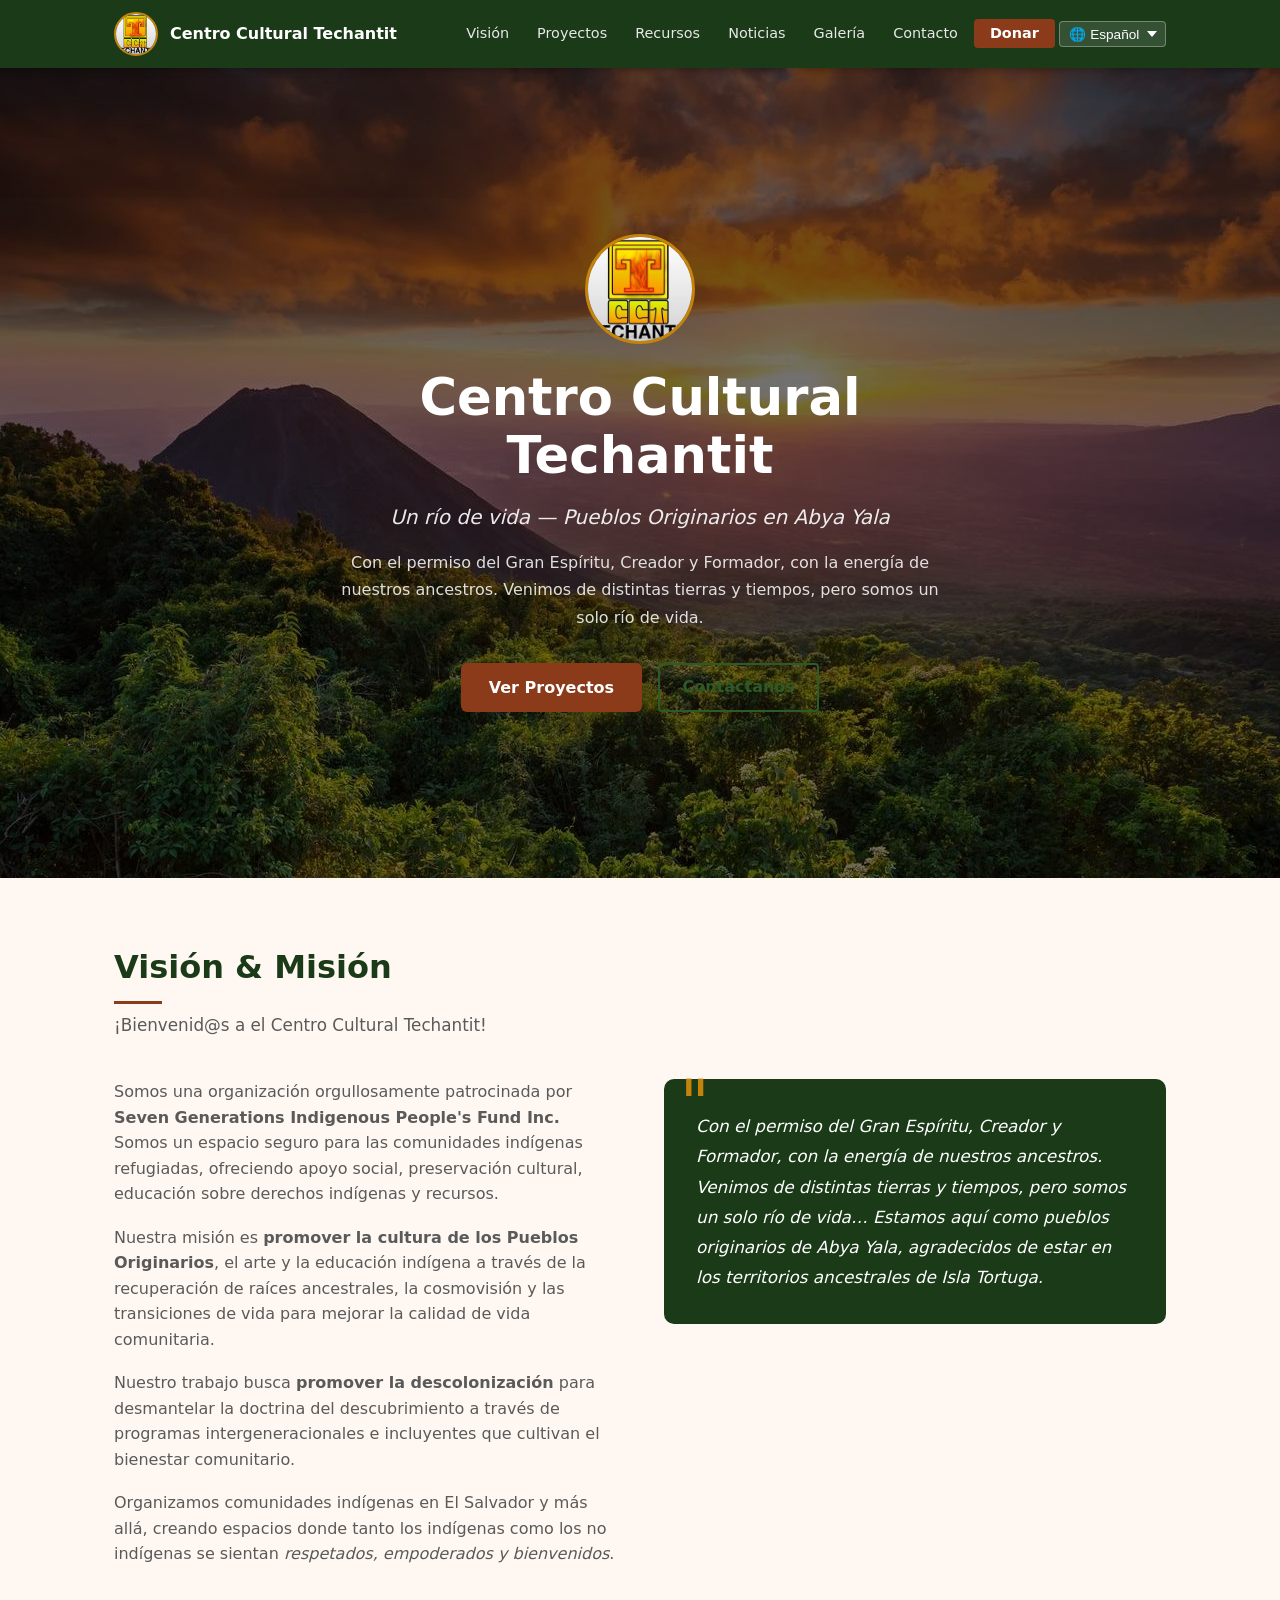
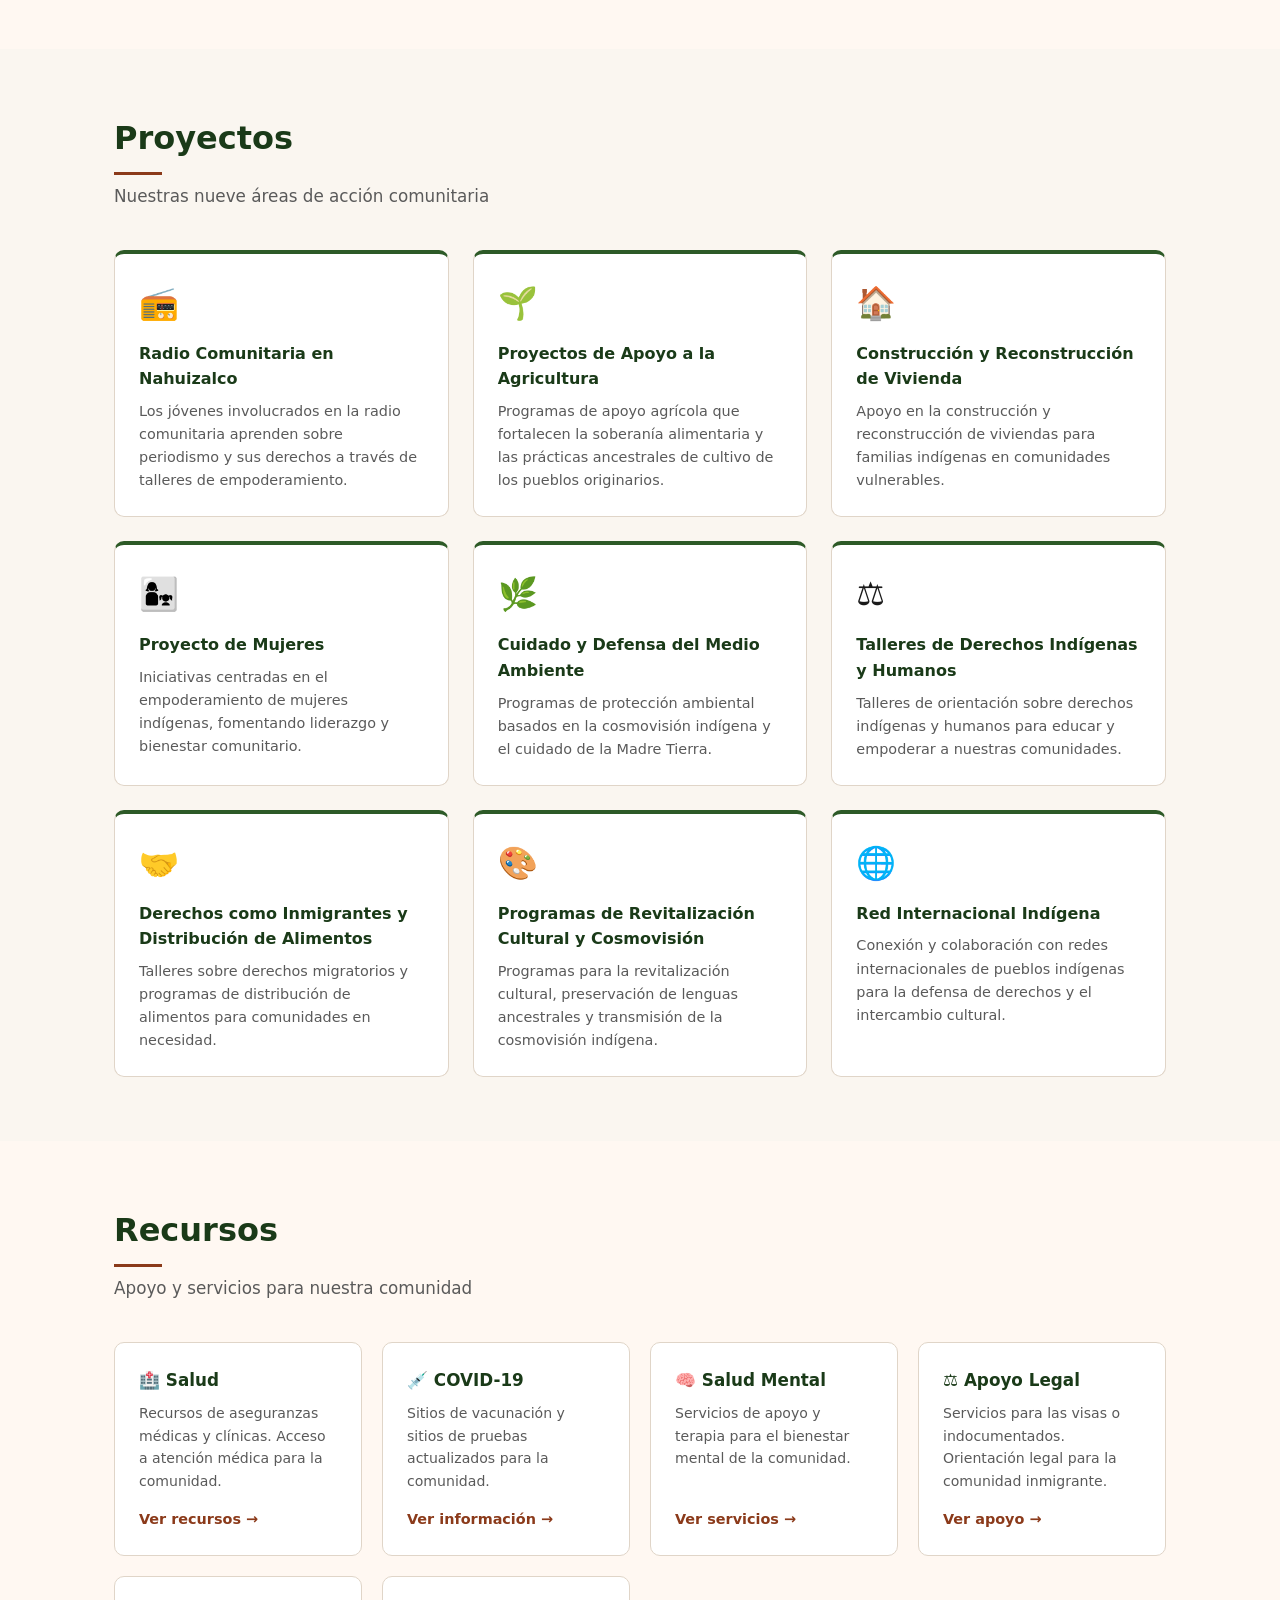
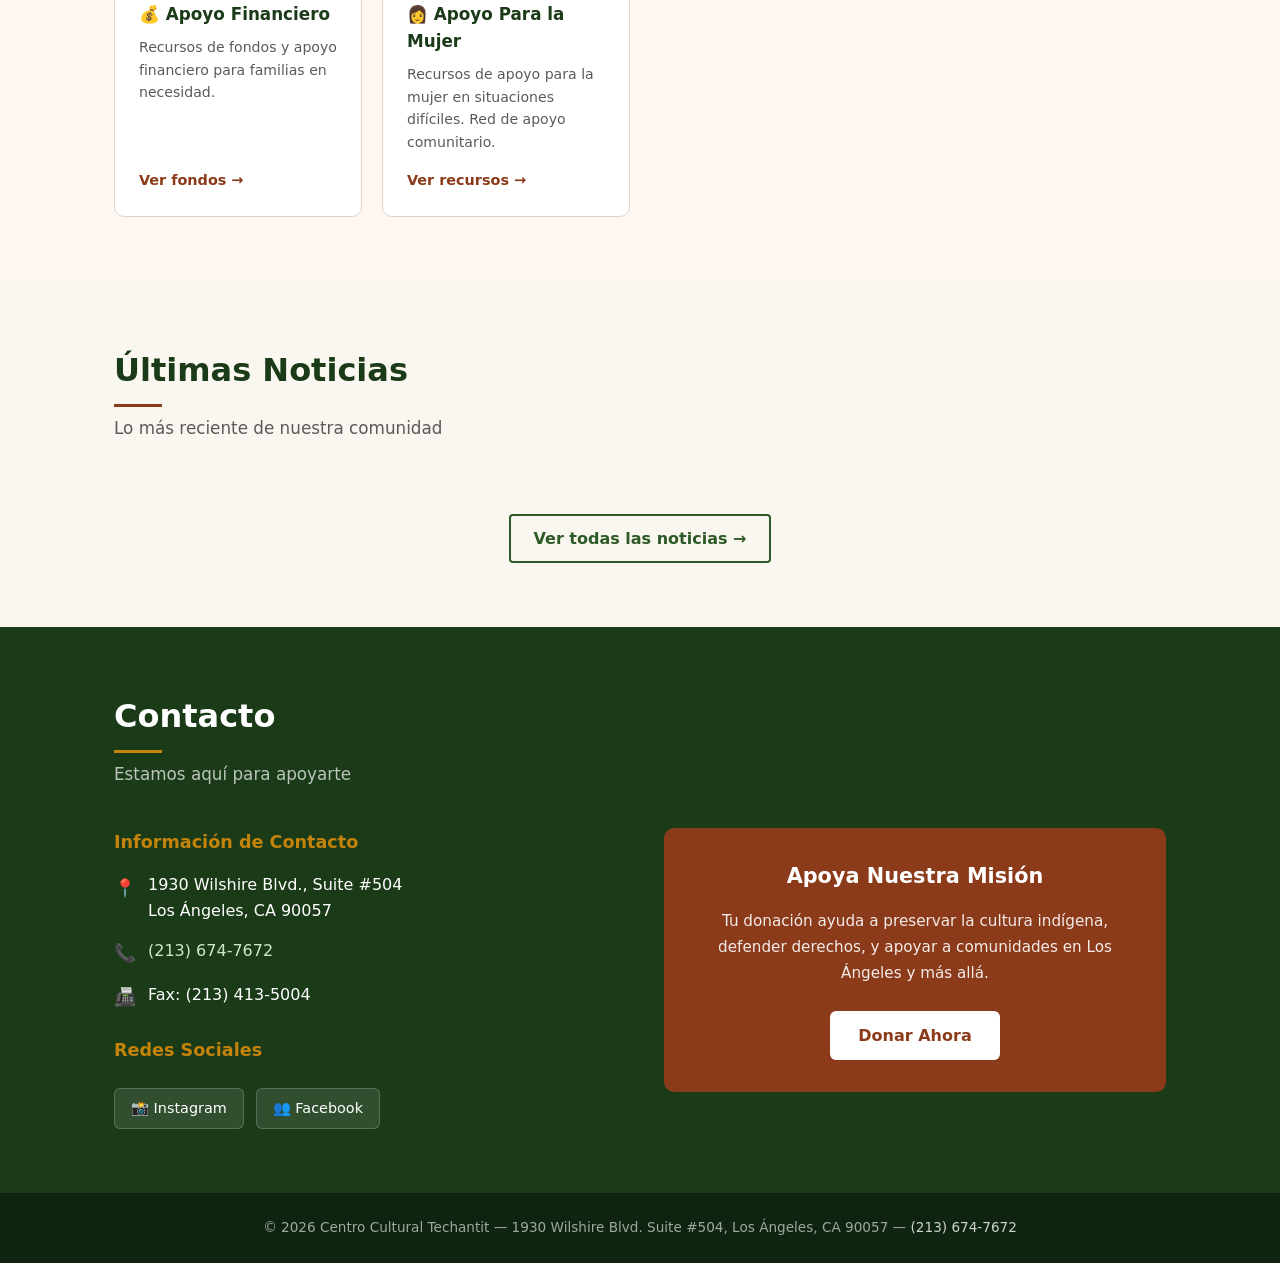
<file: index.html>
<!DOCTYPE html>
<html lang="es">
<head>
  <meta charset="UTF-8" />
  <meta name="viewport" content="width=device-width, initial-scale=1.0" />
  <title>Centro Cultural Techantit</title>
  <meta name="description" content="Centro Cultural Techantit — Organización indígena en Los Ángeles. Preservación cultural, derechos indígenas, y apoyo comunitario." />
  <meta property="og:title" content="Centro Cultural Techantit" />
  <meta property="og:description" content="Espacio seguro para comunidades indígenas en Los Ángeles. Preservación cultural, derechos, y apoyo comunitario." />
  <meta property="og:image" content="logo.jpg" />
  <link rel="icon" href="logo.jpg" type="image/jpeg" />
  <link rel="stylesheet" href="styles.css" />
</head>
<body>

<!-- ── Navigation ──────────────────────────────────────────────────────────── -->
<nav id="top">
  <div class="nav-inner">
    <a class="nav-logo" href="#inicio">
      <img src="logo.jpg" alt="Logo Centro Cultural Techantit" />
      <span>Centro Cultural Techantit</span>
    </a>
    <button class="nav-toggle" aria-label="Menú" onclick="document.getElementById('nav-links').classList.toggle('open')">☰</button>
    <ul class="nav-links" id="nav-links">
      <li><a href="#vision"    data-i18n="nav.vision">Visión</a></li>
      <li><a href="#proyectos" data-i18n="nav.projects">Proyectos</a></li>
      <li><a href="#recursos"  data-i18n="nav.resources">Recursos</a></li>
      <li><a href="news.html"  data-i18n="nav.news">Noticias</a></li>
      <li><a href="gallery.html" data-i18n="nav.gallery">Galería</a></li>
      <li><a href="#contacto"  data-i18n="nav.contact">Contacto</a></li>
      <li><a href="https://www.classy.org/give/327009/#!/donation/checkout" target="_blank" class="btn-donate" data-i18n="nav.donate">Donar</a></li>
      <li>
        <select class="lang-switch" id="lang-switch" onchange="setLang(this.value)" aria-label="Language">
          <option value="es">🌐 Español</option>
          <option value="en">🌐 English</option>
        </select>
      </li>
    </ul>
  </div>
</nav>

<!-- ── Hero ────────────────────────────────────────────────────────────────── -->
<section id="inicio">
  <div class="hero-bg"></div>
  <div class="hero-content">
    <img src="logo.jpg" alt="Logo Centro Cultural Techantit" />
    <h1>Centro Cultural Techantit</h1>
    <p class="tagline" data-i18n="hero.tagline">Un río de vida — Pueblos Originarios en Abya Yala</p>
    <p class="mission-text" data-i18n="hero.mission">
      Con el permiso del Gran Espíritu, Creador y Formador, con la energía de nuestros ancestros.
      Venimos de distintas tierras y tiempos, pero somos un solo río de vida.
    </p>
    <div class="hero-actions">
      <a href="#proyectos" class="btn btn-primary" data-i18n="hero.cta.projects">Ver Proyectos</a>
      <a href="#contacto"  class="btn btn-outline"  data-i18n="hero.cta.contact">Contáctanos</a>
    </div>
  </div>
</section>

<!-- ── Vision ──────────────────────────────────────────────────────────────── -->
<section id="vision">
  <div class="container">
    <h2 class="section-title" data-i18n="vision.title">Visión &amp; Misión</h2>
    <p class="section-subtitle"  data-i18n="vision.subtitle">¡Bienvenid@s a el Centro Cultural Techantit!</p>

    <div class="vision-grid">
      <div class="vision-text">
        <p data-i18n="vision.p1">
          Somos una organización orgullosamente patrocinada por
          <strong>Seven Generations Indigenous People's Fund Inc.</strong>
          Somos un espacio seguro para las comunidades indígenas refugiadas, ofreciendo
          apoyo social, preservación cultural, educación sobre derechos indígenas y recursos.
        </p>
        <p data-i18n="vision.p2">
          Nuestra misión es <strong>promover la cultura de los Pueblos Originarios</strong>,
          el arte y la educación indígena a través de la recuperación de raíces ancestrales,
          la cosmovisión y las transiciones de vida para mejorar la calidad de vida comunitaria.
        </p>
        <p data-i18n="vision.p3">
          Nuestro trabajo busca <strong>promover la descolonización</strong> para desmantelar
          la doctrina del descubrimiento a través de programas intergeneracionales e incluyentes
          que cultivan el bienestar comunitario.
        </p>
        <p data-i18n="vision.p4">
          Organizamos comunidades indígenas en El Salvador y más allá, creando espacios donde
          tanto los indígenas como los no indígenas se sientan
          <em>respetados, empoderados y bienvenidos</em>.
        </p>
      </div>

      <div class="vision-quote" data-i18n="vision.quote">
        Con el permiso del Gran Espíritu, Creador y Formador, con la energía de nuestros ancestros.
        Venimos de distintas tierras y tiempos, pero somos un solo río de vida…
        Estamos aquí como pueblos originarios de Abya Yala, agradecidos de estar en los territorios
        ancestrales de Isla Tortuga.
      </div>
    </div>
  </div>
</section>

<!-- ── Projects ────────────────────────────────────────────────────────────── -->
<section id="proyectos">
  <div class="container">
    <h2 class="section-title" data-i18n="projects.title">Proyectos</h2>
    <p class="section-subtitle"  data-i18n="projects.subtitle">Nuestras nueve áreas de acción comunitaria</p>

    <div class="projects-grid">

      <div class="project-card">
        <div class="project-icon">📻</div>
        <h3 data-i18n="proj.radio.title">Radio Comunitaria en Nahuizalco</h3>
        <p  data-i18n="proj.radio.desc">Los jóvenes involucrados en la radio comunitaria aprenden sobre periodismo y sus derechos a través de talleres de empoderamiento.</p>
      </div>

      <div class="project-card">
        <div class="project-icon">🌱</div>
        <h3 data-i18n="proj.agri.title">Proyectos de Apoyo a la Agricultura</h3>
        <p  data-i18n="proj.agri.desc">Programas de apoyo agrícola que fortalecen la soberanía alimentaria y las prácticas ancestrales de cultivo de los pueblos originarios.</p>
      </div>

      <div class="project-card">
        <div class="project-icon">🏠</div>
        <h3 data-i18n="proj.housing.title">Construcción y Reconstrucción de Vivienda</h3>
        <p  data-i18n="proj.housing.desc">Apoyo en la construcción y reconstrucción de viviendas para familias indígenas en comunidades vulnerables.</p>
      </div>

      <div class="project-card">
        <div class="project-icon">👩‍👧</div>
        <h3 data-i18n="proj.women.title">Proyecto de Mujeres</h3>
        <p  data-i18n="proj.women.desc">Iniciativas centradas en el empoderamiento de mujeres indígenas, fomentando liderazgo y bienestar comunitario.</p>
      </div>

      <div class="project-card">
        <div class="project-icon">🌿</div>
        <h3 data-i18n="proj.env.title">Cuidado y Defensa del Medio Ambiente</h3>
        <p  data-i18n="proj.env.desc">Programas de protección ambiental basados en la cosmovisión indígena y el cuidado de la Madre Tierra.</p>
      </div>

      <div class="project-card">
        <div class="project-icon">⚖️</div>
        <h3 data-i18n="proj.rights.title">Talleres de Derechos Indígenas y Humanos</h3>
        <p  data-i18n="proj.rights.desc">Talleres de orientación sobre derechos indígenas y humanos para educar y empoderar a nuestras comunidades.</p>
      </div>

      <div class="project-card">
        <div class="project-icon">🤝</div>
        <h3 data-i18n="proj.immig.title">Derechos como Inmigrantes y Distribución de Alimentos</h3>
        <p  data-i18n="proj.immig.desc">Talleres sobre derechos migratorios y programas de distribución de alimentos para comunidades en necesidad.</p>
      </div>

      <div class="project-card">
        <div class="project-icon">🎨</div>
        <h3 data-i18n="proj.culture.title">Programas de Revitalización Cultural y Cosmovisión</h3>
        <p  data-i18n="proj.culture.desc">Programas para la revitalización cultural, preservación de lenguas ancestrales y transmisión de la cosmovisión indígena.</p>
      </div>

      <div class="project-card">
        <div class="project-icon">🌐</div>
        <h3 data-i18n="proj.network.title">Red Internacional Indígena</h3>
        <p  data-i18n="proj.network.desc">Conexión y colaboración con redes internacionales de pueblos indígenas para la defensa de derechos y el intercambio cultural.</p>
      </div>

    </div>
  </div>
</section>

<!-- ── Resources ───────────────────────────────────────────────────────────── -->
<section id="recursos">
  <div class="container">
    <h2 class="section-title" data-i18n="resources.title">Recursos</h2>
    <p class="section-subtitle"  data-i18n="resources.subtitle">Apoyo y servicios para nuestra comunidad</p>

    <div class="resources-grid">

      <div class="resource-card">
        <h3 data-i18n="res.health.title">🏥 Salud</h3>
        <p  data-i18n="res.health.desc">Recursos de aseguranzas médicas y clínicas. Acceso a atención médica para la comunidad.</p>
        <a href="salud.html" class="resource-link" data-i18n="res.link.view">Ver recursos →</a>
      </div>

      <div class="resource-card">
        <h3 data-i18n="res.covid.title">💉 COVID-19</h3>
        <p  data-i18n="res.covid.desc">Sitios de vacunación y sitios de pruebas actualizados para la comunidad.</p>
        <a href="covid19.html" class="resource-link" data-i18n="res.link.info">Ver información →</a>
      </div>

      <div class="resource-card">
        <h3 data-i18n="res.mental.title">🧠 Salud Mental</h3>
        <p  data-i18n="res.mental.desc">Servicios de apoyo y terapia para el bienestar mental de la comunidad.</p>
        <a href="saludmental.html" class="resource-link" data-i18n="res.link.services">Ver servicios →</a>
      </div>

      <div class="resource-card">
        <h3 data-i18n="res.legal.title">⚖️ Apoyo Legal</h3>
        <p  data-i18n="res.legal.desc">Servicios para las visas o indocumentados. Orientación legal para la comunidad inmigrante.</p>
        <a href="apoyo-legal.html" class="resource-link" data-i18n="res.link.support">Ver apoyo →</a>
      </div>

      <div class="resource-card">
        <h3 data-i18n="res.financial.title">💰 Apoyo Financiero</h3>
        <p  data-i18n="res.financial.desc">Recursos de fondos y apoyo financiero para familias en necesidad.</p>
        <a href="apoyo-financiero.html" class="resource-link" data-i18n="res.link.funds">Ver fondos →</a>
      </div>

      <div class="resource-card">
        <h3 data-i18n="res.women.title">👩 Apoyo Para la Mujer</h3>
        <p  data-i18n="res.women.desc">Recursos de apoyo para la mujer en situaciones difíciles. Red de apoyo comunitario.</p>
        <a href="apoyo-para-la-mujer.html" class="resource-link" data-i18n="res.link.view">Ver recursos →</a>
      </div>

    </div>
  </div>
</section>

<!-- ── Latest News ──────────────────────────────────────────────────────────── -->
<section id="noticias">
  <div class="container">
    <h2 class="section-title" data-i18n="news.title">Últimas Noticias</h2>
    <p class="section-subtitle" data-i18n="news.subtitle">Lo más reciente de nuestra comunidad</p>
    <div id="news-preview" class="news-preview-grid">
      <!-- Populated by JS -->
    </div>
    <div style="text-align:center;margin-top:2rem">
      <a href="news.html" class="btn btn-outline" data-i18n="news.viewAll">Ver todas las noticias →</a>
    </div>
  </div>
</section>

<!-- ── Contact ──────────────────────────────────────────────────────────────── -->
<section id="contacto">
  <div class="container">
    <h2 class="section-title" data-i18n="contact.title">Contacto</h2>
    <p class="section-subtitle" style="color: rgba(255,255,255,.7)" data-i18n="contact.subtitle">Estamos aquí para apoyarte</p>

    <div class="contact-grid">
      <div class="contact-info">
        <h3 data-i18n="contact.info.title">Información de Contacto</h3>

        <div class="contact-item">
          <span class="contact-icon">📍</span>
          <div>
            1930 Wilshire Blvd., Suite #504<br />
            Los Ángeles, CA 90057
          </div>
        </div>

        <div class="contact-item">
          <span class="contact-icon">📞</span>
          <div><a href="tel:2136747672">(213) 674-7672</a></div>
        </div>

        <div class="contact-item">
          <span class="contact-icon">📠</span>
          <div>Fax: (213) 413-5004</div>
        </div>

        <h3 style="margin-top:1.5rem" data-i18n="contact.social.title">Redes Sociales</h3>
        <div class="social-links">
          <a href="https://www.instagram.com/CCTechantit/" target="_blank" class="social-link">📸 Instagram</a>
          <a href="https://www.facebook.com/centroculturaltechantit/" target="_blank" class="social-link">👥 Facebook</a>
        </div>
      </div>

      <div class="donate-box">
        <h3 data-i18n="donate.title">Apoya Nuestra Misión</h3>
        <p  data-i18n="donate.desc">
          Tu donación ayuda a preservar la cultura indígena, defender derechos,
          y apoyar a comunidades en Los Ángeles y más allá.
        </p>
        <a href="https://www.classy.org/give/327009/#!/donation/checkout" target="_blank" class="btn btn-white" data-i18n="donate.btn">
          Donar Ahora
        </a>
      </div>
    </div>
  </div>
</section>

<!-- ── Footer ───────────────────────────────────────────────────────────────── -->
<footer>
  <p>
    &copy; <span id="year"></span> Centro Cultural Techantit &mdash;
    1930 Wilshire Blvd. Suite #504, Los Ángeles, CA 90057 &mdash;
    <a href="tel:2136747672">(213) 674-7672</a>
  </p>
</footer>

<script>
const t = {
  es: {
    'nav.vision':    'Visión',
    'nav.projects':  'Proyectos',
    'nav.resources': 'Recursos',
    'nav.news':      'Noticias',
    'nav.gallery':   'Galería',
    'nav.contact':   'Contacto',
    'nav.donate':    'Donar',

    'hero.tagline': 'Un río de vida — Pueblos Originarios en Abya Yala',
    'hero.mission': 'Con el permiso del Gran Espíritu, Creador y Formador, con la energía de nuestros ancestros. Venimos de distintas tierras y tiempos, pero somos un solo río de vida.',
    'hero.cta.projects': 'Ver Proyectos',
    'hero.cta.contact':  'Contáctanos',

    'vision.title':    'Visión &amp; Misión',
    'vision.subtitle': '¡Bienvenid@s a el Centro Cultural Techantit!',
    'vision.p1': 'Somos una organización orgullosamente patrocinada por <strong>Seven Generations Indigenous People\'s Fund Inc.</strong> Somos un espacio seguro para las comunidades indígenas refugiadas, ofreciendo apoyo social, preservación cultural, educación sobre derechos indígenas y recursos.',
    'vision.p2': 'Nuestra misión es <strong>promover la cultura de los Pueblos Originarios</strong>, el arte y la educación indígena a través de la recuperación de raíces ancestrales, la cosmovisión y las transiciones de vida para mejorar la calidad de vida comunitaria.',
    'vision.p3': 'Nuestro trabajo busca <strong>promover la descolonización</strong> para desmantelar la doctrina del descubrimiento a través de programas intergeneracionales e incluyentes que cultivan el bienestar comunitario.',
    'vision.p4': 'Organizamos comunidades indígenas en El Salvador y más allá, creando espacios donde tanto los indígenas como los no indígenas se sientan <em>respetados, empoderados y bienvenidos</em>.',
    'vision.quote': 'Con el permiso del Gran Espíritu, Creador y Formador, con la energía de nuestros ancestros. Venimos de distintas tierras y tiempos, pero somos un solo río de vida… Estamos aquí como pueblos originarios de Abya Yala, agradecidos de estar en los territorios ancestrales de Isla Tortuga.',

    'projects.title':    'Proyectos',
    'projects.subtitle': 'Nuestras nueve áreas de acción comunitaria',

    'proj.radio.title':   'Radio Comunitaria en Nahuizalco',
    'proj.radio.desc':    'Los jóvenes involucrados en la radio comunitaria aprenden sobre periodismo y sus derechos a través de talleres de empoderamiento.',
    'proj.agri.title':    'Proyectos de Apoyo a la Agricultura',
    'proj.agri.desc':     'Programas de apoyo agrícola que fortalecen la soberanía alimentaria y las prácticas ancestrales de cultivo de los pueblos originarios.',
    'proj.housing.title': 'Construcción y Reconstrucción de Vivienda',
    'proj.housing.desc':  'Apoyo en la construcción y reconstrucción de viviendas para familias indígenas en comunidades vulnerables.',
    'proj.women.title':   'Proyecto de Mujeres',
    'proj.women.desc':    'Iniciativas centradas en el empoderamiento de mujeres indígenas, fomentando liderazgo y bienestar comunitario.',
    'proj.env.title':     'Cuidado y Defensa del Medio Ambiente',
    'proj.env.desc':      'Programas de protección ambiental basados en la cosmovisión indígena y el cuidado de la Madre Tierra.',
    'proj.rights.title':  'Talleres de Derechos Indígenas y Humanos',
    'proj.rights.desc':   'Talleres de orientación sobre derechos indígenas y humanos para educar y empoderar a nuestras comunidades.',
    'proj.immig.title':   'Derechos como Inmigrantes y Distribución de Alimentos',
    'proj.immig.desc':    'Talleres sobre derechos migratorios y programas de distribución de alimentos para comunidades en necesidad.',
    'proj.culture.title': 'Programas de Revitalización Cultural y Cosmovisión',
    'proj.culture.desc':  'Programas para la revitalización cultural, preservación de lenguas ancestrales y transmisión de la cosmovisión indígena.',
    'proj.network.title': 'Red Internacional Indígena',
    'proj.network.desc':  'Conexión y colaboración con redes internacionales de pueblos indígenas para la defensa de derechos y el intercambio cultural.',

    'resources.title':    'Recursos',
    'resources.subtitle': 'Apoyo y servicios para nuestra comunidad',

    'res.health.title':    '🏥 Salud',
    'res.health.desc':     'Recursos de aseguranzas médicas y clínicas. Acceso a atención médica para la comunidad.',
    'res.covid.title':     '💉 COVID-19',
    'res.covid.desc':      'Sitios de vacunación y sitios de pruebas actualizados para la comunidad.',
    'res.mental.title':    '🧠 Salud Mental',
    'res.mental.desc':     'Servicios de apoyo y terapia para el bienestar mental de la comunidad.',
    'res.legal.title':     '⚖️ Apoyo Legal',
    'res.legal.desc':      'Servicios para las visas o indocumentados. Orientación legal para la comunidad inmigrante.',
    'res.financial.title': '💰 Apoyo Financiero',
    'res.financial.desc':  'Recursos de fondos y apoyo financiero para familias en necesidad.',
    'res.women.title':     '👩 Apoyo Para la Mujer',
    'res.women.desc':      'Recursos de apoyo para la mujer en situaciones difíciles. Red de apoyo comunitario.',

    'res.link.view':     'Ver recursos →',
    'res.link.info':     'Ver información →',
    'res.link.services': 'Ver servicios →',
    'res.link.support':  'Ver apoyo →',
    'res.link.funds':    'Ver fondos →',

    'news.title':   'Últimas Noticias',
    'news.subtitle':'Lo más reciente de nuestra comunidad',
    'news.viewAll': 'Ver todas las noticias →',
    'news.loading': 'Cargando…',
    'news.empty':   '',

    'contact.title':        'Contacto',
    'contact.subtitle':     'Estamos aquí para apoyarte',
    'contact.info.title':   'Información de Contacto',
    'contact.social.title': 'Redes Sociales',

    'donate.title': 'Apoya Nuestra Misión',
    'donate.desc':  'Tu donación ayuda a preservar la cultura indígena, defender derechos, y apoyar a comunidades en Los Ángeles y más allá.',
    'donate.btn':   'Donar Ahora',
  },

  en: {
    'nav.vision':    'Vision',
    'nav.projects':  'Projects',
    'nav.resources': 'Resources',
    'nav.news':      'News',
    'nav.gallery':   'Gallery',
    'nav.contact':   'Contact',
    'nav.donate':    'Donate',

    'hero.tagline': 'One river of life — Indigenous Peoples of Abya Yala',
    'hero.mission': 'With permission of the Great Spirit, Creator and Former, and the energy of our ancestors. We come from different lands and times, but we are one river of life.',
    'hero.cta.projects': 'View Projects',
    'hero.cta.contact':  'Contact Us',

    'vision.title':    'Vision &amp; Mission',
    'vision.subtitle': 'Welcome to Centro Cultural Techantit!',
    'vision.p1': 'We are an organization proudly sponsored by <strong>Seven Generations Indigenous People\'s Fund Inc.</strong> We are a safe space for Indigenous refugee communities, offering social support, cultural preservation, education on Indigenous rights, and resources.',
    'vision.p2': 'Our mission is to <strong>promote the culture of Original Peoples</strong>, Indigenous art and education through the recovery of ancestral roots, worldview, and life transitions to improve community quality of life.',
    'vision.p3': 'Our work seeks to <strong>advance decolonization</strong> to dismantle the doctrine of discovery through intergenerational and inclusive programs that cultivate community well-being.',
    'vision.p4': 'We organize Indigenous communities in El Salvador and beyond, creating spaces where both Indigenous and non-Indigenous individuals feel <em>respected, empowered, and welcomed</em>.',
    'vision.quote': 'With permission of the Great Spirit, Creator and Former, and the energy of our ancestors. We come from different lands and times, but we are one river of life… We are here as Indigenous Peoples of Abya Yala, grateful to be on the ancestral territories of Turtle Island.',

    'projects.title':    'Projects',
    'projects.subtitle': 'Our nine areas of community action',

    'proj.radio.title':   'Community Radio in Nahuizalco',
    'proj.radio.desc':    'Youth involved in community radio learn about journalism and their rights through empowerment workshops.',
    'proj.agri.title':    'Agricultural Support Projects',
    'proj.agri.desc':     'Agricultural support programs that strengthen food sovereignty and the ancestral farming practices of Indigenous peoples.',
    'proj.housing.title': 'Housing Construction &amp; Reconstruction',
    'proj.housing.desc':  'Support for the construction and reconstruction of housing for Indigenous families in vulnerable communities.',
    'proj.women.title':   'Women\'s Project',
    'proj.women.desc':    'Initiatives focused on the empowerment of Indigenous women, fostering leadership and community well-being.',
    'proj.env.title':     'Environmental Care &amp; Defense',
    'proj.env.desc':      'Environmental protection programs rooted in Indigenous worldview and the care of Mother Earth.',
    'proj.rights.title':  'Indigenous &amp; Human Rights Workshops',
    'proj.rights.desc':   'Orientation workshops on Indigenous and human rights to educate and empower our communities.',
    'proj.immig.title':   'Immigrant Rights &amp; Food Distribution',
    'proj.immig.desc':    'Workshops on immigrant rights and food distribution programs for communities in need.',
    'proj.culture.title': 'Cultural Revitalization &amp; Worldview Programs',
    'proj.culture.desc':  'Programs for cultural revitalization, preservation of ancestral languages, and transmission of Indigenous worldview.',
    'proj.network.title': 'International Indigenous Network',
    'proj.network.desc':  'Connection and collaboration with international Indigenous peoples\' networks for rights advocacy and cultural exchange.',

    'resources.title':    'Resources',
    'resources.subtitle': 'Support and services for our community',

    'res.health.title':    '🏥 Health',
    'res.health.desc':     'Medical insurance resources and clinics. Access to healthcare for the community.',
    'res.covid.title':     '💉 COVID-19',
    'res.covid.desc':      'Up-to-date vaccination and testing sites for the community.',
    'res.mental.title':    '🧠 Mental Health',
    'res.mental.desc':     'Support and therapy services for the mental well-being of the community.',
    'res.legal.title':     '⚖️ Legal Support',
    'res.legal.desc':      'Services for visas and undocumented individuals. Legal guidance for the immigrant community.',
    'res.financial.title': '💰 Financial Support',
    'res.financial.desc':  'Funding resources and financial support for families in need.',
    'res.women.title':     '👩 Women\'s Support',
    'res.women.desc':      'Support resources for women in difficult situations. Community support network.',

    'res.link.view':     'View resources →',
    'res.link.info':     'View information →',
    'res.link.services': 'View services →',
    'res.link.support':  'View support →',
    'res.link.funds':    'View funding →',

    'news.title':   'Latest News',
    'news.subtitle':'The latest from our community',
    'news.viewAll': 'View all news →',
    'news.loading': 'Loading…',
    'news.empty':   '',

    'contact.title':        'Contact',
    'contact.subtitle':     'We are here to support you',
    'contact.info.title':   'Contact Information',
    'contact.social.title': 'Social Media',

    'donate.title': 'Support Our Mission',
    'donate.desc':  'Your donation helps preserve Indigenous culture, defend rights, and support communities in Los Angeles and beyond.',
    'donate.btn':   'Donate Now',
  }
};

function setLang(lang) {
  document.querySelectorAll('[data-i18n]').forEach(el => {
    const key = el.dataset.i18n;
    if (t[lang] && t[lang][key] !== undefined) {
      el.innerHTML = t[lang][key];
    }
  });
  document.documentElement.lang = lang;
  document.getElementById('lang-switch').value = lang;
  localStorage.setItem('cct-lang', lang);
}

// Init
document.getElementById('year').textContent = new Date().getFullYear();
const saved = localStorage.getItem('cct-lang') || 'es';
setLang(saved);

// News preview (top 3 items)
(async function loadNewsPreview() {
  const container = document.getElementById('news-preview');
  try {
    const res = await fetch('https://api.centroculturaltechantit.com/news');
    if (!res.ok) return;
    const data = await res.json();
    const items = (data.value || []).filter(i => i.fields).slice(0, 3);
    if (items.length === 0) return;
    const lang = localStorage.getItem('cct-lang') || 'es';
    container.innerHTML = items.map(item => {
      const f = item.fields;
      const date = f.Date ? new Date(f.Date).toLocaleDateString(
        lang === 'es' ? 'es-MX' : 'en-US', { year:'numeric', month:'long', day:'numeric' }
      ) : '';
      const img = f.ImageUrl ? `<img src="${f.ImageUrl}" alt="${f.Title||''}" loading="lazy" />` : '';
      return `<a href="news.html" class="news-preview-card">${img}<div class="news-preview-body"><span class="news-date">${date}</span><h3>${f.Title||''}</h3></div></a>`;
    }).join('');
  } catch(e) { /* silent — section stays empty */ }
})();
</script>

</body>
</html>
</file>
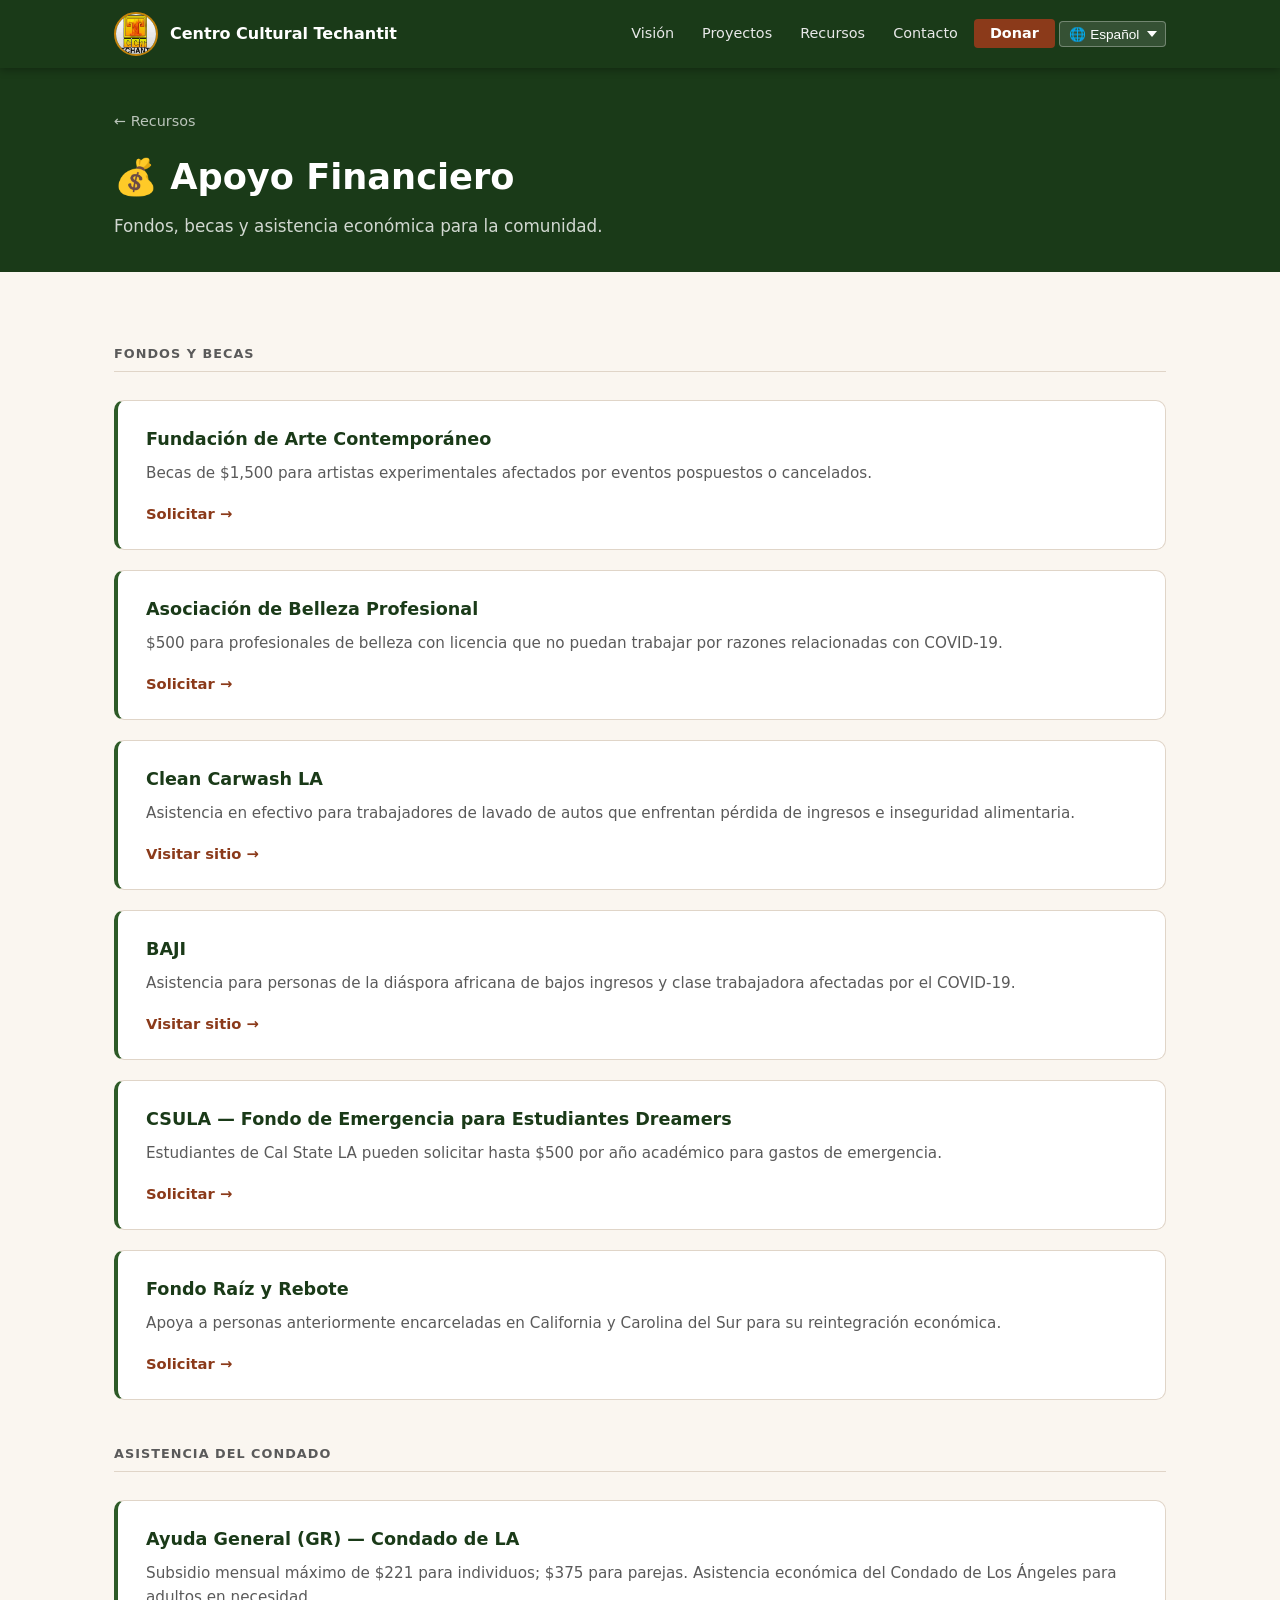
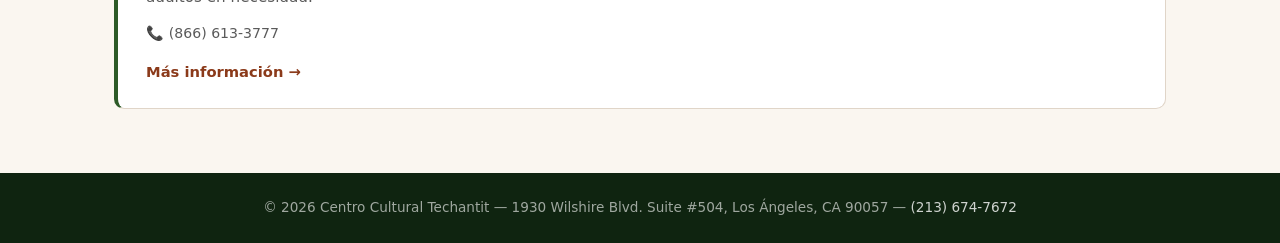
<file: apoyo-financiero.html>
<!DOCTYPE html>
<html lang="es">
<head>
  <meta charset="UTF-8" />
  <meta name="viewport" content="width=device-width, initial-scale=1.0" />
  <title>Apoyo Financiero / Financial Support — Centro Cultural Techantit</title>
  <link rel="icon" href="logo.jpg" type="image/jpeg" />
  <link rel="stylesheet" href="styles.css" />
</head>
<body>

<nav id="top">
  <div class="nav-inner">
    <a class="nav-logo" href="index.html">
      <img src="logo.jpg" alt="Logo" />
      <span>Centro Cultural Techantit</span>
    </a>
    <button class="nav-toggle" aria-label="Menú" onclick="document.getElementById('nav-links').classList.toggle('open')">☰</button>
    <ul class="nav-links" id="nav-links">
      <li><a href="index.html#vision"    data-i18n="nav.vision">Visión</a></li>
      <li><a href="index.html#proyectos" data-i18n="nav.projects">Proyectos</a></li>
      <li><a href="index.html#recursos"  data-i18n="nav.resources">Recursos</a></li>
      <li><a href="index.html#contacto"  data-i18n="nav.contact">Contacto</a></li>
      <li><a href="https://www.classy.org/give/327009/#!/donation/checkout" target="_blank" class="btn-donate" data-i18n="nav.donate">Donar</a></li>
      <li><select class="lang-switch" id="lang-switch" onchange="setLang(this.value)" aria-label="Language">
        <option value="es">🌐 Español</option>
        <option value="en">🌐 English</option>
      </select></li>
    </ul>
  </div>
</nav>

<header class="page-header">
  <div class="container">
    <a href="index.html#recursos" class="back-link" data-i18n="nav.back">← Recursos</a>
    <h1 data-i18n="page.title">💰 Apoyo Financiero</h1>
    <p data-i18n="page.subtitle">Fondos, becas y asistencia económica para la comunidad.</p>
  </div>
</header>

<main class="page-main">
  <div class="container">
    <div class="resource-items">

      <div class="section-divider" data-i18n="sec.grants">Fondos y Becas</div>

      <div class="resource-item">
        <h2 data-i18n="r.arte.title">Fundación de Arte Contemporáneo</h2>
        <p class="desc" data-i18n="r.arte.desc">Becas de $1,500 para artistas experimentales afectados por eventos pospuestos o cancelados.</p>
        <a href="https://form.southernsmoke.org/smoke/application/" target="_blank" class="resource-item-link" data-i18n="lnk.apply">Solicitar →</a>
      </div>

      <div class="resource-item">
        <h2 data-i18n="r.beauty.title">Asociación de Belleza Profesional</h2>
        <p class="desc" data-i18n="r.beauty.desc">$500 para profesionales de belleza con licencia que no puedan trabajar por razones relacionadas con COVID-19.</p>
        <a href="https://probeauty.org/covid-relief-fund-application" target="_blank" class="resource-item-link" data-i18n="lnk.apply">Solicitar →</a>
      </div>

      <div class="resource-item">
        <h2>Clean Carwash LA</h2>
        <p class="desc" data-i18n="r.carwash.desc">Asistencia en efectivo para trabajadores de lavado de autos que enfrentan pérdida de ingresos e inseguridad alimentaria.</p>
        <a href="https://cleancarwash.org" target="_blank" class="resource-item-link" data-i18n="lnk.visit">Visitar sitio →</a>
      </div>

      <div class="resource-item">
        <h2>BAJI</h2>
        <p class="desc" data-i18n="r.baji.desc">Asistencia para personas de la diáspora africana de bajos ingresos y clase trabajadora afectadas por el COVID-19.</p>
        <a href="https://www.bajicollective.org" target="_blank" class="resource-item-link" data-i18n="lnk.visit">Visitar sitio →</a>
      </div>

      <div class="resource-item">
        <h2 data-i18n="r.calstate.title">CSULA — Fondo de Emergencia para Estudiantes Dreamers</h2>
        <p class="desc" data-i18n="r.calstate.desc">Estudiantes de Cal State LA pueden solicitar hasta $500 por año académico para gastos de emergencia.</p>
        <a href="https://www.calstatela.edu/gfdrc/dreamers-emergency-funding-application" target="_blank" class="resource-item-link" data-i18n="lnk.apply">Solicitar →</a>
      </div>

      <div class="resource-item">
        <h2>Fondo Raíz y Rebote</h2>
        <p class="desc" data-i18n="r.raiz.desc">Apoya a personas anteriormente encarceladas en California y Carolina del Sur para su reintegración económica.</p>
        <a href="https://www.surveymonkey.com/r/ZYKYVML" target="_blank" class="resource-item-link" data-i18n="lnk.apply">Solicitar →</a>
      </div>

      <div class="section-divider" data-i18n="sec.govt">Asistencia del Condado</div>

      <div class="resource-item">
        <h2 data-i18n="r.gr.title">Ayuda General (GR) — Condado de LA</h2>
        <p class="desc" data-i18n="r.gr.desc">Subsidio mensual máximo de $221 para individuos; $375 para parejas. Asistencia económica del Condado de Los Ángeles para adultos en necesidad.</p>
        <div class="meta">
          <span>📞 <a href="tel:18666133777">(866) 613-3777</a></span>
        </div>
        <a href="https://dpss.lacounty.gov/en/cash/gr.html" target="_blank" class="resource-item-link" data-i18n="lnk.info">Más información →</a>
      </div>

    </div>
  </div>
</main>

<footer>
  <p>&copy; <span id="year"></span> Centro Cultural Techantit &mdash; 1930 Wilshire Blvd. Suite #504, Los Ángeles, CA 90057 &mdash; <a href="tel:2136747672">(213) 674-7672</a></p>
</footer>

<script>
const t = {
  es: {
    'nav.vision':'Visión','nav.projects':'Proyectos','nav.resources':'Recursos','nav.contact':'Contacto','nav.donate':'Donar','nav.back':'← Recursos',
    'page.title':'💰 Apoyo Financiero',
    'page.subtitle':'Fondos, becas y asistencia económica para la comunidad.',
    'sec.grants':'Fondos y Becas',
    'sec.govt':'Asistencia del Condado',
    'r.arte.title':'Fundación de Arte Contemporáneo',
    'r.arte.desc':'Becas de $1,500 para artistas experimentales afectados por eventos pospuestos o cancelados.',
    'r.beauty.title':'Asociación de Belleza Profesional',
    'r.beauty.desc':'$500 para profesionales de belleza con licencia que no puedan trabajar por razones relacionadas con COVID-19.',
    'r.carwash.desc':'Asistencia en efectivo para trabajadores de lavado de autos que enfrentan pérdida de ingresos e inseguridad alimentaria.',
    'r.baji.desc':'Asistencia para personas de la diáspora africana de bajos ingresos y clase trabajadora afectadas por el COVID-19.',
    'r.calstate.title':'CSULA — Fondo de Emergencia para Estudiantes Dreamers',
    'r.calstate.desc':'Estudiantes de Cal State LA pueden solicitar hasta $500 por año académico para gastos de emergencia.',
    'r.raiz.desc':'Apoya a personas anteriormente encarceladas en California y Carolina del Sur para su reintegración económica.',
    'r.gr.title':'Ayuda General (GR) — Condado de LA',
    'r.gr.desc':'Subsidio mensual máximo de $221 para individuos; $375 para parejas. Asistencia económica del Condado de Los Ángeles para adultos en necesidad.',
    'lnk.apply':'Solicitar →','lnk.visit':'Visitar sitio →','lnk.info':'Más información →',
  },
  en: {
    'nav.vision':'Vision','nav.projects':'Projects','nav.resources':'Resources','nav.contact':'Contact','nav.donate':'Donate','nav.back':'← Resources',
    'page.title':'💰 Financial Support',
    'page.subtitle':'Funds, grants, and financial assistance for the community.',
    'sec.grants':'Funds & Grants',
    'sec.govt':'County Assistance',
    'r.arte.title':'Contemporary Arts Foundation',
    'r.arte.desc':'$1,500 grants for experimental artists affected by postponed or canceled events.',
    'r.beauty.title':'Professional Beauty Association',
    'r.beauty.desc':'$500 for licensed beauty professionals unable to work due to COVID-19.',
    'r.carwash.desc':'Cash assistance for car wash workers facing income loss and food insecurity.',
    'r.baji.desc':'Assistance for low-income and working-class Black Diaspora individuals affected by COVID-19.',
    'r.calstate.title':'CSULA — Dreamers Emergency Funding',
    'r.calstate.desc':'Cal State LA students can apply for up to $500 per academic year for emergency expenses.',
    'r.raiz.desc':'Supports formerly incarcerated individuals in California and South Carolina with economic reintegration.',
    'r.gr.title':'General Relief (GR) — LA County',
    'r.gr.desc':'Maximum monthly grant of $221 for individuals; $375 for couples. LA County financial assistance for adults in need.',
    'lnk.apply':'Apply →','lnk.visit':'Visit site →','lnk.info':'More information →',
  }
};
function setLang(lang) {
  document.querySelectorAll('[data-i18n]').forEach(el => { if (t[lang][el.dataset.i18n] !== undefined) el.innerHTML = t[lang][el.dataset.i18n]; });
  document.documentElement.lang = lang;
  document.getElementById('lang-switch').value = lang;
  localStorage.setItem('cct-lang', lang);
}
document.getElementById('year').textContent = new Date().getFullYear();
setLang(localStorage.getItem('cct-lang') || 'es');
</script>
</body>
</html>
</file>
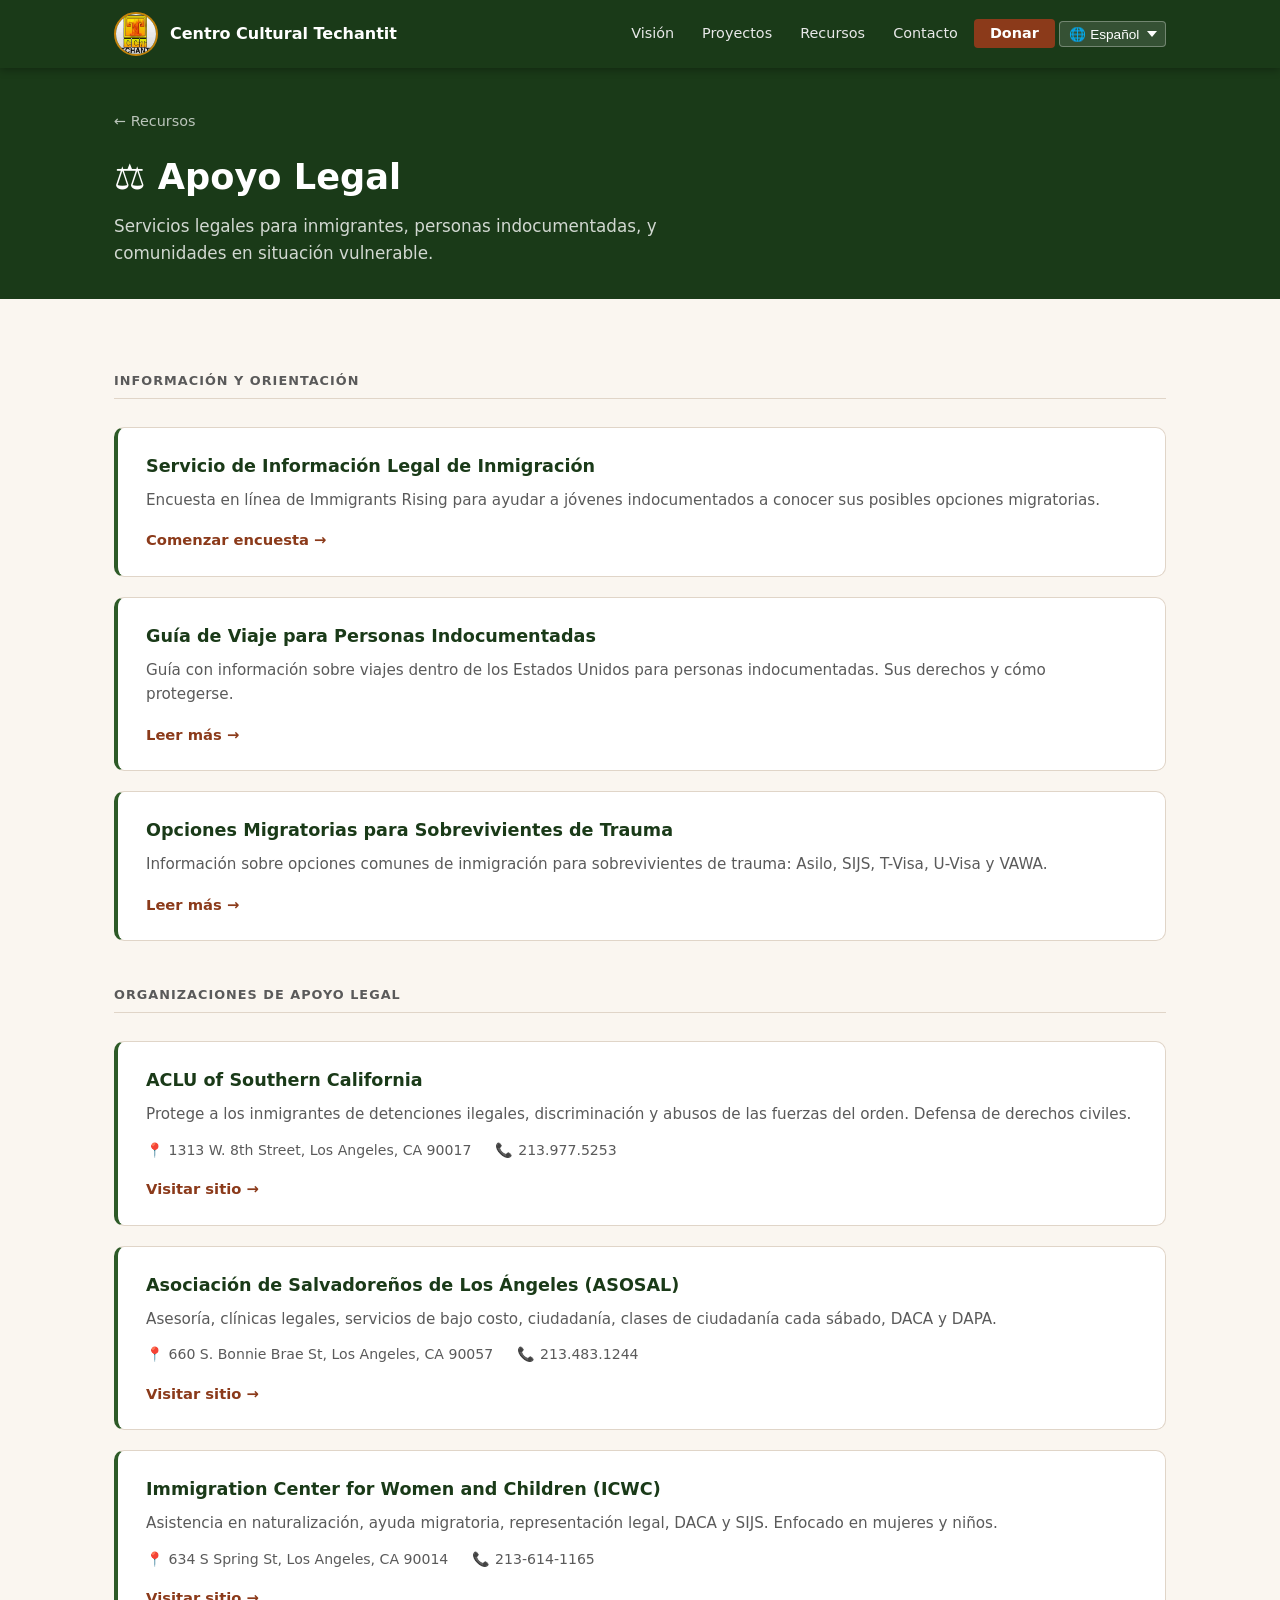
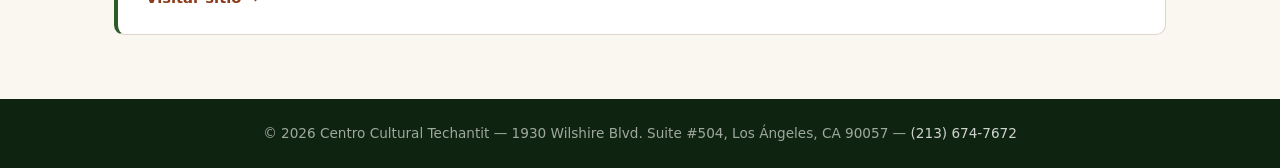
<file: apoyo-legal.html>
<!DOCTYPE html>
<html lang="es">
<head>
  <meta charset="UTF-8" />
  <meta name="viewport" content="width=device-width, initial-scale=1.0" />
  <title>Apoyo Legal / Legal Support — Centro Cultural Techantit</title>
  <link rel="icon" href="logo.jpg" type="image/jpeg" />
  <link rel="stylesheet" href="styles.css" />
</head>
<body>

<nav id="top">
  <div class="nav-inner">
    <a class="nav-logo" href="index.html">
      <img src="logo.jpg" alt="Logo" />
      <span>Centro Cultural Techantit</span>
    </a>
    <button class="nav-toggle" aria-label="Menú" onclick="document.getElementById('nav-links').classList.toggle('open')">☰</button>
    <ul class="nav-links" id="nav-links">
      <li><a href="index.html#vision"    data-i18n="nav.vision">Visión</a></li>
      <li><a href="index.html#proyectos" data-i18n="nav.projects">Proyectos</a></li>
      <li><a href="index.html#recursos"  data-i18n="nav.resources">Recursos</a></li>
      <li><a href="index.html#contacto"  data-i18n="nav.contact">Contacto</a></li>
      <li><a href="https://www.classy.org/give/327009/#!/donation/checkout" target="_blank" class="btn-donate" data-i18n="nav.donate">Donar</a></li>
      <li><select class="lang-switch" id="lang-switch" onchange="setLang(this.value)" aria-label="Language">
        <option value="es">🌐 Español</option>
        <option value="en">🌐 English</option>
      </select></li>
    </ul>
  </div>
</nav>

<header class="page-header">
  <div class="container">
    <a href="index.html#recursos" class="back-link" data-i18n="nav.back">← Recursos</a>
    <h1 data-i18n="page.title">⚖️ Apoyo Legal</h1>
    <p data-i18n="page.subtitle">Servicios legales para inmigrantes, personas indocumentadas, y comunidades en situación vulnerable.</p>
  </div>
</header>

<main class="page-main">
  <div class="container">
    <div class="resource-items">

      <div class="section-divider" data-i18n="sec.info">Información y Orientación</div>

      <div class="resource-item">
        <h2 data-i18n="r.ilis.title">Servicio de Información Legal de Inmigración</h2>
        <p class="desc" data-i18n="r.ilis.desc">Encuesta en línea de Immigrants Rising para ayudar a jóvenes indocumentados a conocer sus posibles opciones migratorias.</p>
        <a href="https://immigrantsrising.formstack.com/forms/ilis_v3" target="_blank" class="resource-item-link" data-i18n="lnk.start">Comenzar encuesta →</a>
      </div>

      <div class="resource-item">
        <h2 data-i18n="r.travel.title">Guía de Viaje para Personas Indocumentadas</h2>
        <p class="desc" data-i18n="r.travel.desc">Guía con información sobre viajes dentro de los Estados Unidos para personas indocumentadas. Sus derechos y cómo protegerse.</p>
        <a href="https://immigrantsrising.org/resource/guide-for-undocumented-individuals-traveling-in-the-u-s/" target="_blank" class="resource-item-link" data-i18n="lnk.read">Leer guía →</a>
      </div>

      <div class="resource-item">
        <h2 data-i18n="r.trauma.title">Opciones Migratorias para Sobrevivientes de Trauma</h2>
        <p class="desc" data-i18n="r.trauma.desc">Información sobre opciones comunes de inmigración para sobrevivientes de trauma: Asilo, SIJS, T-Visa, U-Visa y VAWA.</p>
        <a href="https://immigrantsrising.org/resource/common-immigration-options-for-survivors-of-trauma/" target="_blank" class="resource-item-link" data-i18n="lnk.read">Leer más →</a>
      </div>

      <div class="section-divider" data-i18n="sec.orgs">Organizaciones de Apoyo Legal</div>

      <div class="resource-item">
        <h2>ACLU of Southern California</h2>
        <p class="desc" data-i18n="r.aclu.desc">Protege a los inmigrantes de detenciones ilegales, discriminación y abusos de las fuerzas del orden. Defensa de derechos civiles.</p>
        <div class="meta">
          <span>📍 1313 W. 8th Street, Los Angeles, CA 90017</span>
          <span>📞 <a href="tel:2139775253">213.977.5253</a></span>
        </div>
        <a href="https://www.aclusocal.org" target="_blank" class="resource-item-link" data-i18n="lnk.visit">Visitar sitio →</a>
      </div>

      <div class="resource-item">
        <h2 data-i18n="r.asosal.title">Asociación de Salvadoreños de Los Ángeles (ASOSAL)</h2>
        <p class="desc" data-i18n="r.asosal.desc">Asesoría, clínicas legales, servicios de bajo costo, ciudadanía, clases de ciudadanía cada sábado, DACA y DAPA.</p>
        <div class="meta">
          <span>📍 660 S. Bonnie Brae St, Los Angeles, CA 90057</span>
          <span>📞 <a href="tel:2134831244">213.483.1244</a></span>
        </div>
        <a href="https://www.alianzaamericas.org/miembros/asociacion-de-salvadorenos-en-los-angeles-asosal/" target="_blank" class="resource-item-link" data-i18n="lnk.visit">Visitar sitio →</a>
      </div>

      <div class="resource-item">
        <h2 data-i18n="r.icwc.title">Immigration Center for Women and Children (ICWC)</h2>
        <p class="desc" data-i18n="r.icwc.desc">Asistencia en naturalización, ayuda migratoria, representación legal, DACA y SIJS. Enfocado en mujeres y niños.</p>
        <div class="meta">
          <span>📍 634 S Spring St, Los Angeles, CA 90014</span>
          <span>📞 <a href="tel:2136141165">213-614-1165</a></span>
        </div>
        <a href="https://www.icwclaw.org" target="_blank" class="resource-item-link" data-i18n="lnk.visit">Visitar sitio →</a>
      </div>

    </div>
  </div>
</main>

<footer>
  <p>&copy; <span id="year"></span> Centro Cultural Techantit &mdash; 1930 Wilshire Blvd. Suite #504, Los Ángeles, CA 90057 &mdash; <a href="tel:2136747672">(213) 674-7672</a></p>
</footer>

<script>
const t = {
  es: {
    'nav.vision':'Visión','nav.projects':'Proyectos','nav.resources':'Recursos','nav.contact':'Contacto','nav.donate':'Donar','nav.back':'← Recursos',
    'page.title':'⚖️ Apoyo Legal',
    'page.subtitle':'Servicios legales para inmigrantes, personas indocumentadas, y comunidades en situación vulnerable.',
    'sec.info':'Información y Orientación',
    'sec.orgs':'Organizaciones de Apoyo Legal',
    'r.ilis.title':'Servicio de Información Legal de Inmigración',
    'r.ilis.desc':'Encuesta en línea de Immigrants Rising para ayudar a jóvenes indocumentados a conocer sus posibles opciones migratorias.',
    'r.travel.title':'Guía de Viaje para Personas Indocumentadas',
    'r.travel.desc':'Guía con información sobre viajes dentro de los Estados Unidos para personas indocumentadas. Sus derechos y cómo protegerse.',
    'r.trauma.title':'Opciones Migratorias para Sobrevivientes de Trauma',
    'r.trauma.desc':'Información sobre opciones comunes de inmigración para sobrevivientes de trauma: Asilo, SIJS, T-Visa, U-Visa y VAWA.',
    'r.aclu.desc':'Protege a los inmigrantes de detenciones ilegales, discriminación y abusos de las fuerzas del orden. Defensa de derechos civiles.',
    'r.asosal.title':'Asociación de Salvadoreños de Los Ángeles (ASOSAL)',
    'r.asosal.desc':'Asesoría, clínicas legales, servicios de bajo costo, ciudadanía, clases de ciudadanía cada sábado, DACA y DAPA.',
    'r.icwc.title':'Immigration Center for Women and Children (ICWC)',
    'r.icwc.desc':'Asistencia en naturalización, ayuda migratoria, representación legal, DACA y SIJS. Enfocado en mujeres y niños.',
    'lnk.visit':'Visitar sitio →','lnk.start':'Comenzar encuesta →','lnk.read':'Leer más →',
  },
  en: {
    'nav.vision':'Vision','nav.projects':'Projects','nav.resources':'Resources','nav.contact':'Contact','nav.donate':'Donate','nav.back':'← Resources',
    'page.title':'⚖️ Legal Support',
    'page.subtitle':'Legal services for immigrants, undocumented individuals, and vulnerable communities.',
    'sec.info':'Information & Guidance',
    'sec.orgs':'Legal Support Organizations',
    'r.ilis.title':'Immigration Legal Information Service',
    'r.ilis.desc':'An online survey by Immigrants Rising to help undocumented youth learn about their possible immigration options.',
    'r.travel.title':'Travel Guide for Undocumented Individuals',
    'r.travel.desc':'Guide with information on traveling within the United States for undocumented individuals. Your rights and how to protect yourself.',
    'r.trauma.title':'Immigration Options for Trauma Survivors',
    'r.trauma.desc':'Information on common immigration options for trauma survivors: Asylum, SIJS, T-Visa, U-Visa, and VAWA.',
    'r.aclu.desc':'Protects immigrants from unlawful detention, discrimination, and law enforcement abuses. Civil rights defense.',
    'r.asosal.title':'Association of Salvadorans of Los Angeles (ASOSAL)',
    'r.asosal.desc':'Legal counseling, legal clinics, low-cost services, citizenship, Saturday citizenship classes, DACA, and DAPA.',
    'r.icwc.title':'Immigration Center for Women and Children (ICWC)',
    'r.icwc.desc':'Naturalization assistance, immigration aid, legal representation, DACA, and SIJS. Focused on women and children.',
    'lnk.visit':'Visit site →','lnk.start':'Start survey →','lnk.read':'Read more →',
  }
};
function setLang(lang) {
  document.querySelectorAll('[data-i18n]').forEach(el => { if (t[lang][el.dataset.i18n] !== undefined) el.innerHTML = t[lang][el.dataset.i18n]; });
  document.documentElement.lang = lang;
  document.getElementById('lang-switch').value = lang;
  localStorage.setItem('cct-lang', lang);
}
document.getElementById('year').textContent = new Date().getFullYear();
setLang(localStorage.getItem('cct-lang') || 'es');
</script>
</body>
</html>
</file>
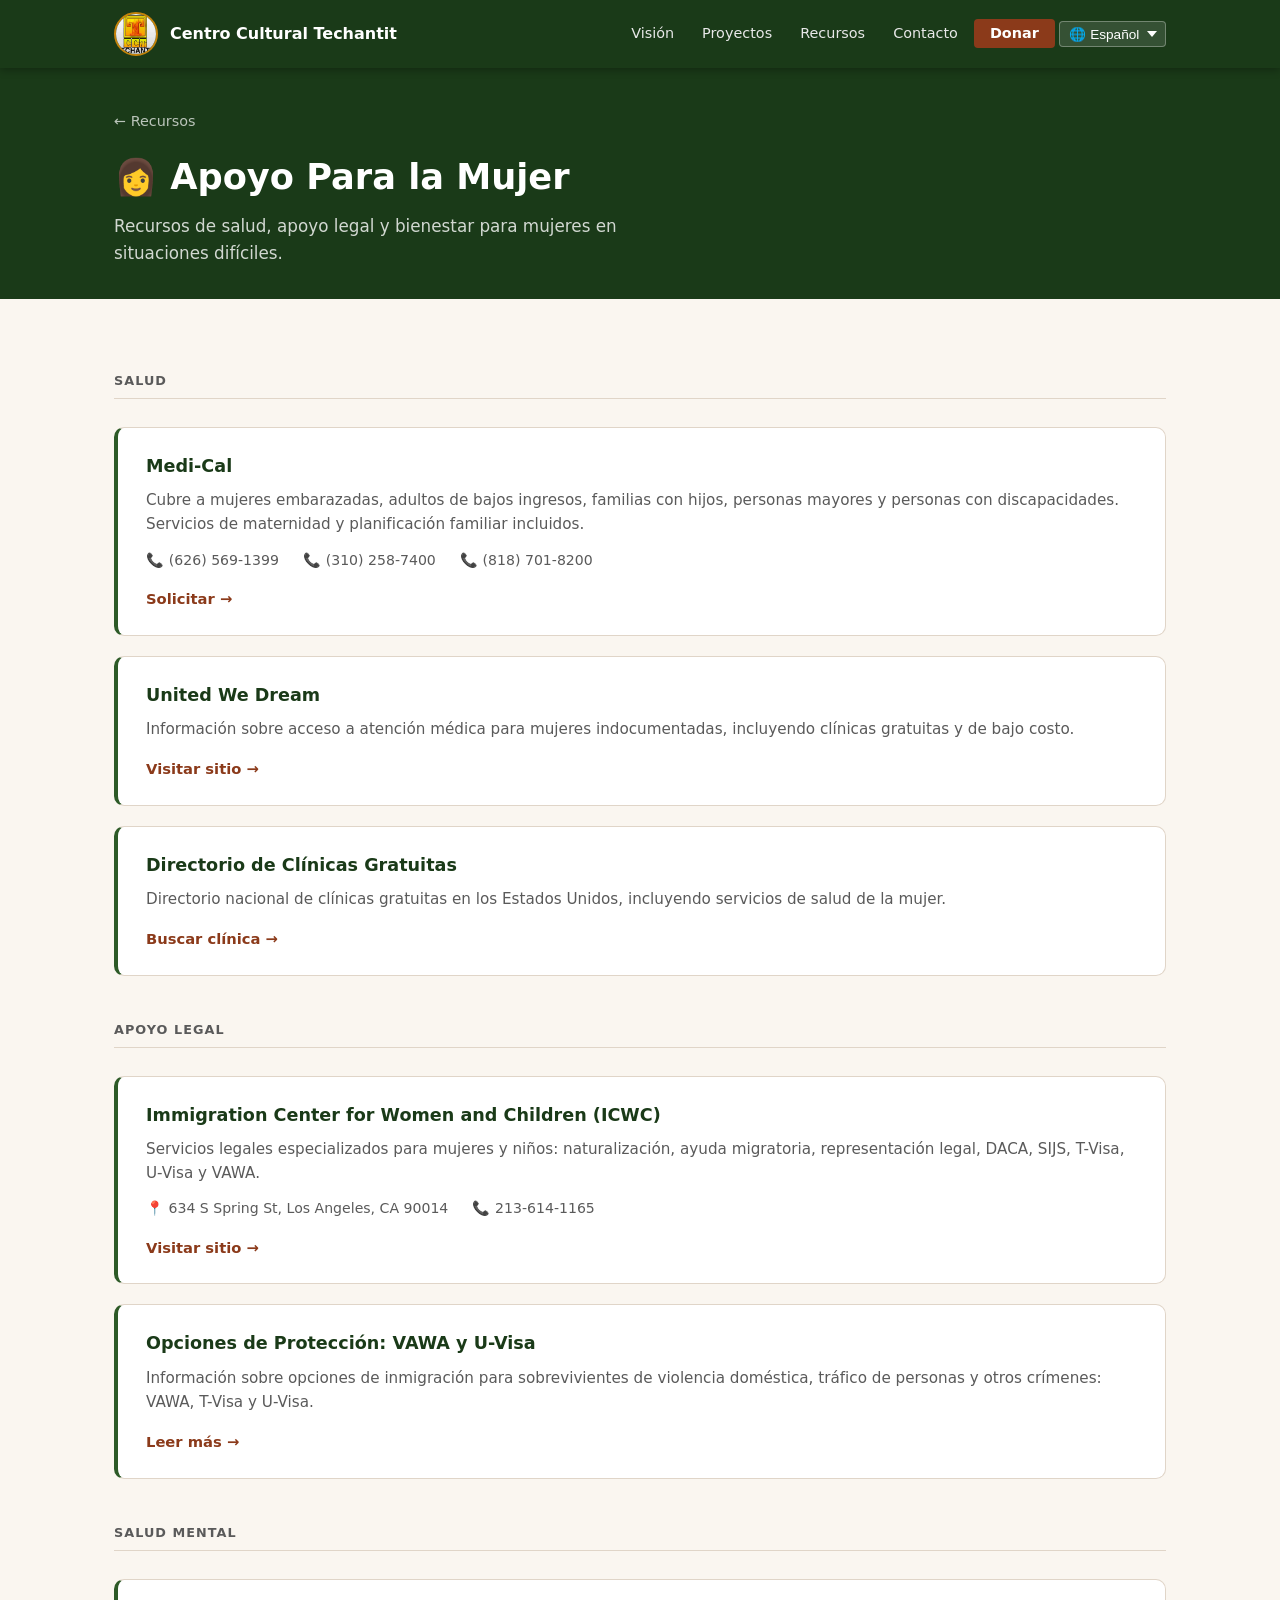
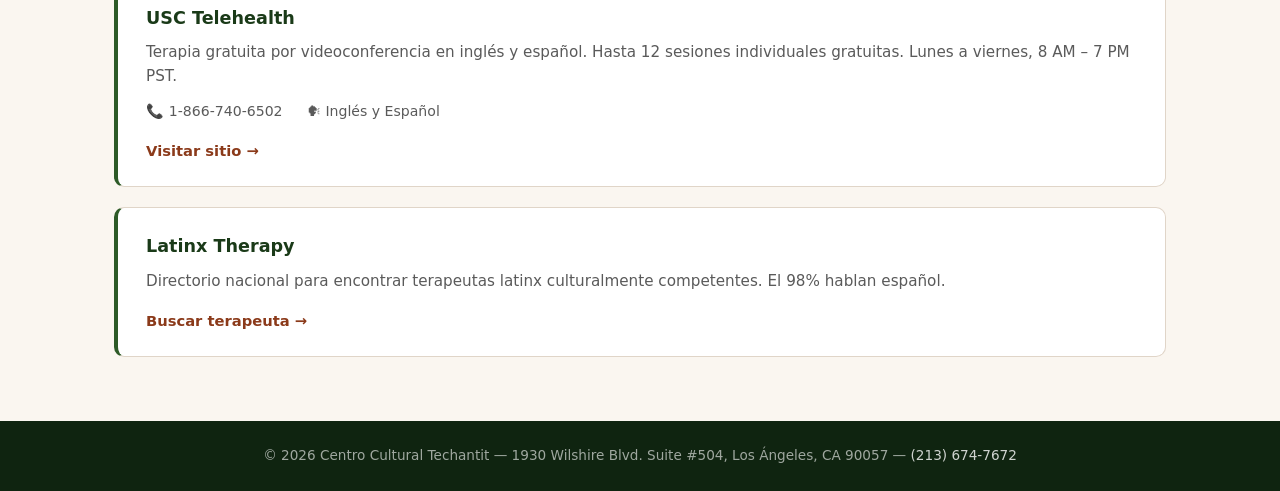
<file: apoyo-para-la-mujer.html>
<!DOCTYPE html>
<html lang="es">
<head>
  <meta charset="UTF-8" />
  <meta name="viewport" content="width=device-width, initial-scale=1.0" />
  <title>Apoyo Para la Mujer / Women's Support — Centro Cultural Techantit</title>
  <link rel="icon" href="logo.jpg" type="image/jpeg" />
  <link rel="stylesheet" href="styles.css" />
</head>
<body>

<nav id="top">
  <div class="nav-inner">
    <a class="nav-logo" href="index.html">
      <img src="logo.jpg" alt="Logo" />
      <span>Centro Cultural Techantit</span>
    </a>
    <button class="nav-toggle" aria-label="Menú" onclick="document.getElementById('nav-links').classList.toggle('open')">☰</button>
    <ul class="nav-links" id="nav-links">
      <li><a href="index.html#vision"    data-i18n="nav.vision">Visión</a></li>
      <li><a href="index.html#proyectos" data-i18n="nav.projects">Proyectos</a></li>
      <li><a href="index.html#recursos"  data-i18n="nav.resources">Recursos</a></li>
      <li><a href="index.html#contacto"  data-i18n="nav.contact">Contacto</a></li>
      <li><a href="https://www.classy.org/give/327009/#!/donation/checkout" target="_blank" class="btn-donate" data-i18n="nav.donate">Donar</a></li>
      <li><select class="lang-switch" id="lang-switch" onchange="setLang(this.value)" aria-label="Language">
        <option value="es">🌐 Español</option>
        <option value="en">🌐 English</option>
      </select></li>
    </ul>
  </div>
</nav>

<header class="page-header">
  <div class="container">
    <a href="index.html#recursos" class="back-link" data-i18n="nav.back">← Recursos</a>
    <h1 data-i18n="page.title">👩 Apoyo Para la Mujer</h1>
    <p data-i18n="page.subtitle">Recursos de salud, apoyo legal y bienestar para mujeres en situaciones difíciles.</p>
  </div>
</header>

<main class="page-main">
  <div class="container">
    <div class="resource-items">

      <div class="section-divider" data-i18n="sec.health">Salud</div>

      <div class="resource-item">
        <h2>Medi-Cal</h2>
        <p class="desc" data-i18n="r.medicaid.desc">Cubre a mujeres embarazadas, adultos de bajos ingresos, familias con hijos, personas mayores y personas con discapacidades. Servicios de maternidad y planificación familiar incluidos.</p>
        <div class="meta">
          <span>📞 <a href="tel:6265691399">(626) 569-1399</a></span>
          <span>📞 <a href="tel:3102587400">(310) 258-7400</a></span>
          <span>📞 <a href="tel:8187018200">(818) 701-8200</a></span>
        </div>
        <a href="https://yourbenefits.laclrs.org" target="_blank" class="resource-item-link" data-i18n="lnk.apply">Solicitar →</a>
      </div>

      <div class="resource-item">
        <h2>United We Dream</h2>
        <p class="desc" data-i18n="r.uwd.desc">Información sobre acceso a atención médica para mujeres indocumentadas, incluyendo clínicas gratuitas y de bajo costo.</p>
        <a href="https://unitedwedream.org" target="_blank" class="resource-item-link" data-i18n="lnk.visit">Visitar sitio →</a>
      </div>

      <div class="resource-item">
        <h2 data-i18n="r.freeclinic.title">Directorio de Clínicas Gratuitas</h2>
        <p class="desc" data-i18n="r.freeclinic.desc">Directorio nacional de clínicas gratuitas en los Estados Unidos, incluyendo servicios de salud de la mujer.</p>
        <a href="https://freeclinicdirectory.org" target="_blank" class="resource-item-link" data-i18n="lnk.search">Buscar clínica →</a>
      </div>

      <div class="section-divider" data-i18n="sec.legal">Apoyo Legal</div>

      <div class="resource-item">
        <h2 data-i18n="r.icwc.title">Immigration Center for Women and Children (ICWC)</h2>
        <p class="desc" data-i18n="r.icwc.desc">Servicios legales especializados para mujeres y niños: naturalización, ayuda migratoria, representación legal, DACA, SIJS, T-Visa, U-Visa y VAWA.</p>
        <div class="meta">
          <span>📍 634 S Spring St, Los Angeles, CA 90014</span>
          <span>📞 <a href="tel:2136141165">213-614-1165</a></span>
        </div>
        <a href="https://www.icwclaw.org" target="_blank" class="resource-item-link" data-i18n="lnk.visit">Visitar sitio →</a>
      </div>

      <div class="resource-item">
        <h2 data-i18n="r.vawa.title">Opciones de Protección: VAWA y U-Visa</h2>
        <p class="desc" data-i18n="r.vawa.desc">Información sobre opciones de inmigración para sobrevivientes de violencia doméstica, tráfico de personas y otros crímenes: VAWA, T-Visa y U-Visa.</p>
        <a href="https://immigrantsrising.org/resource/common-immigration-options-for-survivors-of-trauma/" target="_blank" class="resource-item-link" data-i18n="lnk.read">Leer más →</a>
      </div>

      <div class="section-divider" data-i18n="sec.mental">Salud Mental</div>

      <div class="resource-item">
        <h2>USC Telehealth</h2>
        <p class="desc" data-i18n="r.usc.desc">Terapia gratuita por videoconferencia en inglés y español. Hasta 12 sesiones individuales gratuitas. Lunes a viernes, 8 AM – 7 PM PST.</p>
        <div class="meta">
          <span>📞 <a href="tel:18667406502">1-866-740-6502</a></span>
          <span>🗣 <span data-i18n="r.usc.lang">Inglés y Español</span></span>
        </div>
        <a href="https://dworakpeck.usc.edu/telehealth" target="_blank" class="resource-item-link" data-i18n="lnk.visit">Visitar sitio →</a>
      </div>

      <div class="resource-item">
        <h2>Latinx Therapy</h2>
        <p class="desc" data-i18n="r.latinx.desc">Directorio nacional para encontrar terapeutas latinx culturalmente competentes. El 98% hablan español.</p>
        <a href="https://latinxtherapy.com" target="_blank" class="resource-item-link" data-i18n="lnk.find">Buscar terapeuta →</a>
      </div>

    </div>
  </div>
</main>

<footer>
  <p>&copy; <span id="year"></span> Centro Cultural Techantit &mdash; 1930 Wilshire Blvd. Suite #504, Los Ángeles, CA 90057 &mdash; <a href="tel:2136747672">(213) 674-7672</a></p>
</footer>

<script>
const t = {
  es: {
    'nav.vision':'Visión','nav.projects':'Proyectos','nav.resources':'Recursos','nav.contact':'Contacto','nav.donate':'Donar','nav.back':'← Recursos',
    'page.title':'👩 Apoyo Para la Mujer',
    'page.subtitle':'Recursos de salud, apoyo legal y bienestar para mujeres en situaciones difíciles.',
    'sec.health':'Salud',
    'sec.legal':'Apoyo Legal',
    'sec.mental':'Salud Mental',
    'r.medicaid.desc':'Cubre a mujeres embarazadas, adultos de bajos ingresos, familias con hijos, personas mayores y personas con discapacidades. Servicios de maternidad y planificación familiar incluidos.',
    'r.uwd.desc':'Información sobre acceso a atención médica para mujeres indocumentadas, incluyendo clínicas gratuitas y de bajo costo.',
    'r.freeclinic.title':'Directorio de Clínicas Gratuitas',
    'r.freeclinic.desc':'Directorio nacional de clínicas gratuitas en los Estados Unidos, incluyendo servicios de salud de la mujer.',
    'r.icwc.title':'Immigration Center for Women and Children (ICWC)',
    'r.icwc.desc':'Servicios legales especializados para mujeres y niños: naturalización, ayuda migratoria, representación legal, DACA, SIJS, T-Visa, U-Visa y VAWA.',
    'r.vawa.title':'Opciones de Protección: VAWA y U-Visa',
    'r.vawa.desc':'Información sobre opciones de inmigración para sobrevivientes de violencia doméstica, tráfico de personas y otros crímenes: VAWA, T-Visa y U-Visa.',
    'r.usc.desc':'Terapia gratuita por videoconferencia en inglés y español. Hasta 12 sesiones individuales gratuitas. Lunes a viernes, 8 AM – 7 PM PST.',
    'r.usc.lang':'Inglés y Español',
    'r.latinx.desc':'Directorio nacional para encontrar terapeutas latinx culturalmente competentes. El 98% hablan español.',
    'lnk.apply':'Solicitar →','lnk.visit':'Visitar sitio →','lnk.search':'Buscar clínica →','lnk.read':'Leer más →','lnk.find':'Buscar terapeuta →',
  },
  en: {
    'nav.vision':'Vision','nav.projects':'Projects','nav.resources':'Resources','nav.contact':'Contact','nav.donate':'Donate','nav.back':'← Resources',
    'page.title':'👩 Women\'s Support',
    'page.subtitle':'Health, legal, and wellness resources for women in difficult situations.',
    'sec.health':'Health',
    'sec.legal':'Legal Support',
    'sec.mental':'Mental Health',
    'r.medicaid.desc':'Covers pregnant women, low-income adults, families with children, seniors, and people with disabilities. Maternity and family planning services included.',
    'r.uwd.desc':'Healthcare access information for undocumented women, including free and low-cost clinics.',
    'r.freeclinic.title':'Free Clinics Directory',
    'r.freeclinic.desc':'National directory of free clinics across the United States, including women\'s health services.',
    'r.icwc.title':'Immigration Center for Women and Children (ICWC)',
    'r.icwc.desc':'Specialized legal services for women and children: naturalization, immigration aid, legal representation, DACA, SIJS, T-Visa, U-Visa, and VAWA.',
    'r.vawa.title':'Protection Options: VAWA and U-Visa',
    'r.vawa.desc':'Information on immigration options for survivors of domestic violence, human trafficking, and other crimes: VAWA, T-Visa, and U-Visa.',
    'r.usc.desc':'Free therapy via video conference in English and Spanish. Up to 12 free individual sessions. Monday–Friday, 8 AM – 7 PM PST.',
    'r.usc.lang':'English and Spanish',
    'r.latinx.desc':'National directory to find culturally competent Latinx therapists. 98% speak Spanish.',
    'lnk.apply':'Apply →','lnk.visit':'Visit site →','lnk.search':'Find a clinic →','lnk.read':'Read more →','lnk.find':'Find a therapist →',
  }
};
function setLang(lang) {
  document.querySelectorAll('[data-i18n]').forEach(el => { if (t[lang][el.dataset.i18n] !== undefined) el.innerHTML = t[lang][el.dataset.i18n]; });
  document.documentElement.lang = lang;
  document.getElementById('lang-switch').value = lang;
  localStorage.setItem('cct-lang', lang);
}
document.getElementById('year').textContent = new Date().getFullYear();
setLang(localStorage.getItem('cct-lang') || 'es');
</script>
</body>
</html>
</file>
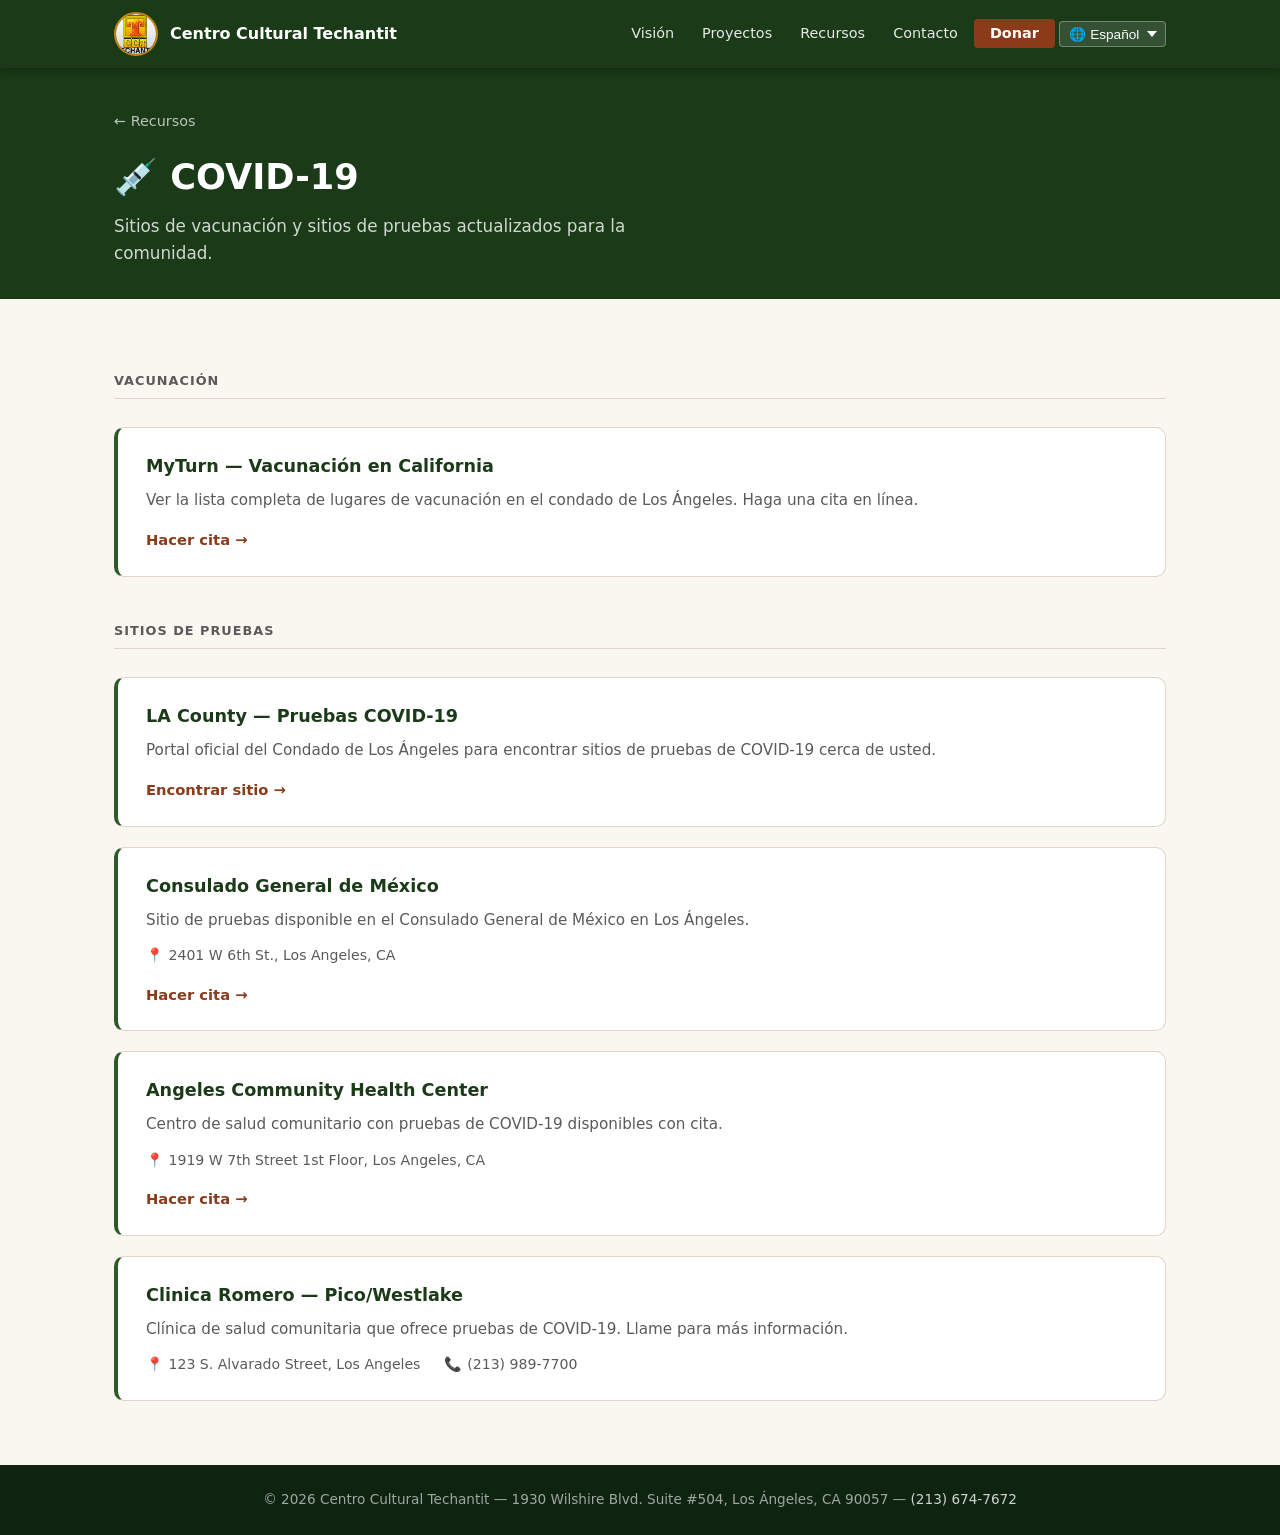
<file: covid19.html>
<!DOCTYPE html>
<html lang="es">
<head>
  <meta charset="UTF-8" />
  <meta name="viewport" content="width=device-width, initial-scale=1.0" />
  <title>COVID-19 — Centro Cultural Techantit</title>
  <link rel="icon" href="logo.jpg" type="image/jpeg" />
  <link rel="stylesheet" href="styles.css" />
</head>
<body>

<nav id="top">
  <div class="nav-inner">
    <a class="nav-logo" href="index.html">
      <img src="logo.jpg" alt="Logo" />
      <span>Centro Cultural Techantit</span>
    </a>
    <button class="nav-toggle" aria-label="Menú" onclick="document.getElementById('nav-links').classList.toggle('open')">☰</button>
    <ul class="nav-links" id="nav-links">
      <li><a href="index.html#vision"    data-i18n="nav.vision">Visión</a></li>
      <li><a href="index.html#proyectos" data-i18n="nav.projects">Proyectos</a></li>
      <li><a href="index.html#recursos"  data-i18n="nav.resources">Recursos</a></li>
      <li><a href="index.html#contacto"  data-i18n="nav.contact">Contacto</a></li>
      <li><a href="https://www.classy.org/give/327009/#!/donation/checkout" target="_blank" class="btn-donate" data-i18n="nav.donate">Donar</a></li>
      <li><select class="lang-switch" id="lang-switch" onchange="setLang(this.value)" aria-label="Language">
        <option value="es">🌐 Español</option>
        <option value="en">🌐 English</option>
      </select></li>
    </ul>
  </div>
</nav>

<header class="page-header">
  <div class="container">
    <a href="index.html#recursos" class="back-link" data-i18n="nav.back">← Recursos</a>
    <h1 data-i18n="page.title">💉 COVID-19</h1>
    <p data-i18n="page.subtitle">Sitios de vacunación y sitios de pruebas actualizados para la comunidad.</p>
  </div>
</header>

<main class="page-main">
  <div class="container">
    <div class="resource-items">

      <div class="section-divider" data-i18n="sec.vax">Vacunación</div>

      <div class="resource-item">
        <h2 data-i18n="r.myturn.title">MyTurn — Vacunación en California</h2>
        <p class="desc" data-i18n="r.myturn.desc">Ver la lista completa de lugares de vacunación en el condado de Los Ángeles. Haga una cita en línea.</p>
        <a href="https://myturn.ca.gov" target="_blank" class="resource-item-link" data-i18n="lnk.appt">Hacer cita →</a>
      </div>

      <div class="section-divider" data-i18n="sec.testing">Sitios de Pruebas</div>

      <div class="resource-item">
        <h2 data-i18n="r.lacounty.title">LA County — Pruebas COVID-19</h2>
        <p class="desc" data-i18n="r.lacounty.desc">Portal oficial del Condado de Los Ángeles para encontrar sitios de pruebas de COVID-19 cerca de usted.</p>
        <a href="https://covid19.lacounty.gov/testing/" target="_blank" class="resource-item-link" data-i18n="lnk.find">Encontrar sitio →</a>
      </div>

      <div class="resource-item">
        <h2 data-i18n="r.consulate.title">Consulado General de México</h2>
        <p class="desc" data-i18n="r.consulate.desc">Sitio de pruebas disponible en el Consulado General de México en Los Ángeles.</p>
        <div class="meta">
          <span>📍 2401 W 6th St., Los Angeles, CA</span>
        </div>
        <a href="https://forms.flowhealth.com/access/core-mobile" target="_blank" class="resource-item-link" data-i18n="lnk.appt">Hacer cita →</a>
      </div>

      <div class="resource-item">
        <h2>Angeles Community Health Center</h2>
        <p class="desc" data-i18n="r.angeles.desc">Centro de salud comunitario con pruebas de COVID-19 disponibles con cita.</p>
        <div class="meta">
          <span>📍 1919 W 7th Street 1st Floor, Los Angeles, CA</span>
        </div>
        <a href="https://angelescommunity.org/covid19-appointment/" target="_blank" class="resource-item-link" data-i18n="lnk.appt">Hacer cita →</a>
      </div>

      <div class="resource-item">
        <h2>Clinica Romero — Pico/Westlake</h2>
        <p class="desc" data-i18n="r.clinica.desc">Clínica de salud comunitaria que ofrece pruebas de COVID-19. Llame para más información.</p>
        <div class="meta">
          <span>📍 123 S. Alvarado Street, Los Angeles</span>
          <span>📞 <a href="tel:2139897700">(213) 989-7700</a></span>
        </div>
      </div>

    </div>
  </div>
</main>

<footer>
  <p>&copy; <span id="year"></span> Centro Cultural Techantit &mdash; 1930 Wilshire Blvd. Suite #504, Los Ángeles, CA 90057 &mdash; <a href="tel:2136747672">(213) 674-7672</a></p>
</footer>

<script>
const t = {
  es: {
    'nav.vision':'Visión','nav.projects':'Proyectos','nav.resources':'Recursos','nav.contact':'Contacto','nav.donate':'Donar','nav.back':'← Recursos',
    'page.title':'💉 COVID-19',
    'page.subtitle':'Sitios de vacunación y sitios de pruebas actualizados para la comunidad.',
    'sec.vax':'Vacunación',
    'sec.testing':'Sitios de Pruebas',
    'r.myturn.title':'MyTurn — Vacunación en California',
    'r.myturn.desc':'Ver la lista completa de lugares de vacunación en el condado de Los Ángeles. Haga una cita en línea.',
    'r.lacounty.title':'LA County — Pruebas COVID-19',
    'r.lacounty.desc':'Portal oficial del Condado de Los Ángeles para encontrar sitios de pruebas de COVID-19 cerca de usted.',
    'r.consulate.title':'Consulado General de México',
    'r.consulate.desc':'Sitio de pruebas disponible en el Consulado General de México en Los Ángeles.',
    'r.angeles.desc':'Centro de salud comunitario con pruebas de COVID-19 disponibles con cita.',
    'r.clinica.desc':'Clínica de salud comunitaria que ofrece pruebas de COVID-19. Llame para más información.',
    'lnk.appt':'Hacer cita →','lnk.find':'Encontrar sitio →',
  },
  en: {
    'nav.vision':'Vision','nav.projects':'Projects','nav.resources':'Resources','nav.contact':'Contact','nav.donate':'Donate','nav.back':'← Resources',
    'page.title':'💉 COVID-19',
    'page.subtitle':'Up-to-date vaccination and testing sites for the community.',
    'sec.vax':'Vaccination',
    'sec.testing':'Testing Sites',
    'r.myturn.title':'MyTurn — Vaccination in California',
    'r.myturn.desc':'View the full list of vaccination sites in Los Angeles County. Schedule an appointment online.',
    'r.lacounty.title':'LA County — COVID-19 Testing',
    'r.lacounty.desc':'Official Los Angeles County portal to find COVID-19 testing sites near you.',
    'r.consulate.title':'Consulate General of Mexico',
    'r.consulate.desc':'Testing site available at the Consulate General of Mexico in Los Angeles.',
    'r.angeles.desc':'Community health center with COVID-19 testing available by appointment.',
    'r.clinica.desc':'Community health clinic offering COVID-19 testing. Call for more information.',
    'lnk.appt':'Schedule appointment →','lnk.find':'Find a site →',
  }
};
function setLang(lang) {
  document.querySelectorAll('[data-i18n]').forEach(el => { if (t[lang][el.dataset.i18n] !== undefined) el.innerHTML = t[lang][el.dataset.i18n]; });
  document.documentElement.lang = lang;
  document.getElementById('lang-switch').value = lang;
  localStorage.setItem('cct-lang', lang);
}
document.getElementById('year').textContent = new Date().getFullYear();
setLang(localStorage.getItem('cct-lang') || 'es');
</script>
</body>
</html>
</file>
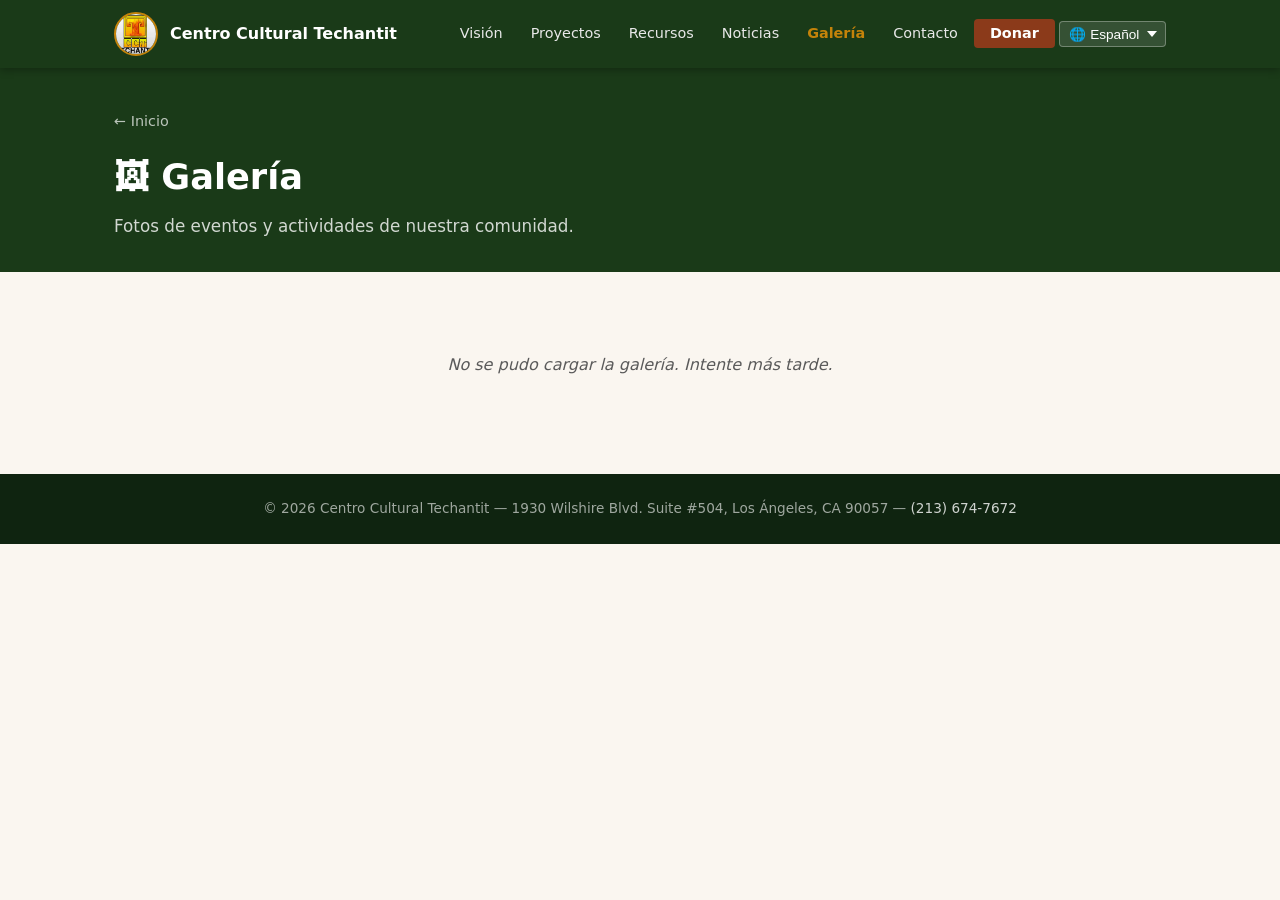
<file: gallery.html>
<!DOCTYPE html>
<html lang="es">
<head>
  <meta charset="UTF-8" />
  <meta name="viewport" content="width=device-width, initial-scale=1.0" />
  <title>Galería / Gallery — Centro Cultural Techantit</title>
  <link rel="icon" href="logo.jpg" type="image/jpeg" />
  <link rel="stylesheet" href="styles.css" />
</head>
<body>

<nav id="top">
  <div class="nav-inner">
    <a class="nav-logo" href="index.html">
      <img src="logo.jpg" alt="Logo" />
      <span>Centro Cultural Techantit</span>
    </a>
    <button class="nav-toggle" aria-label="Menú" onclick="document.getElementById('nav-links').classList.toggle('open')">☰</button>
    <ul class="nav-links" id="nav-links">
      <li><a href="index.html#vision"    data-i18n="nav.vision">Visión</a></li>
      <li><a href="index.html#proyectos" data-i18n="nav.projects">Proyectos</a></li>
      <li><a href="index.html#recursos"  data-i18n="nav.resources">Recursos</a></li>
      <li><a href="news.html"            data-i18n="nav.news">Noticias</a></li>
      <li><a href="gallery.html"         data-i18n="nav.gallery" class="active">Galería</a></li>
      <li><a href="index.html#contacto"  data-i18n="nav.contact">Contacto</a></li>
      <li><a href="https://www.classy.org/give/327009/#!/donation/checkout" target="_blank" class="btn-donate" data-i18n="nav.donate">Donar</a></li>
      <li><select class="lang-switch" id="lang-switch" onchange="setLang(this.value)" aria-label="Language">
        <option value="es">🌐 Español</option>
        <option value="en">🌐 English</option>
      </select></li>
    </ul>
  </div>
</nav>

<header class="page-header">
  <div class="container">
    <a href="index.html" class="back-link" data-i18n="nav.backHome">← Inicio</a>
    <h1 data-i18n="page.title">🖼 Galería</h1>
    <p data-i18n="page.subtitle">Fotos de eventos y actividades de nuestra comunidad.</p>
  </div>
</header>

<main class="page-main">
  <div class="container">
    <div id="gallery-container" class="gallery-grid">
      <p class="loading-msg" data-i18n="ui.loading">Cargando galería…</p>
    </div>
  </div>
</main>

<footer>
  <p>&copy; <span id="year"></span> Centro Cultural Techantit &mdash; 1930 Wilshire Blvd. Suite #504, Los Ángeles, CA 90057 &mdash; <a href="tel:2136747672">(213) 674-7672</a></p>
</footer>

<script>
const API_BASE = "https://api.centroculturaltechantit.com";

const t = {
  es: {
    'nav.vision':'Visión','nav.projects':'Proyectos','nav.resources':'Recursos',
    'nav.news':'Noticias','nav.gallery':'Galería','nav.contact':'Contacto',
    'nav.donate':'Donar','nav.backHome':'← Inicio',
    'page.title':'🖼 Galería',
    'page.subtitle':'Fotos de eventos y actividades de nuestra comunidad.',
    'ui.loading':'Cargando galería…',
    'ui.empty':'No hay fotos disponibles en este momento.',
    'ui.error':'No se pudo cargar la galería. Intente más tarde.',
  },
  en: {
    'nav.vision':'Vision','nav.projects':'Projects','nav.resources':'Resources',
    'nav.news':'News','nav.gallery':'Gallery','nav.contact':'Contact',
    'nav.donate':'Donate','nav.backHome':'← Home',
    'page.title':'🖼 Gallery',
    'page.subtitle':'Photos from our community events and activities.',
    'ui.loading':'Loading gallery…',
    'ui.empty':'No photos available at this time.',
    'ui.error':'Could not load gallery. Please try again later.',
  }
};

let currentLang = localStorage.getItem('cct-lang') || 'es';

function setLang(lang) {
  currentLang = lang;
  document.querySelectorAll('[data-i18n]').forEach(el => {
    if (t[lang][el.dataset.i18n] !== undefined) el.innerHTML = t[lang][el.dataset.i18n];
  });
  document.documentElement.lang = lang;
  document.getElementById('lang-switch').value = lang;
  localStorage.setItem('cct-lang', lang);
}

function formatDate(dateStr) {
  if (!dateStr) return '';
  const d = new Date(dateStr);
  return d.toLocaleDateString(currentLang === 'es' ? 'es-MX' : 'en-US', {
    year: 'numeric', month: 'long', day: 'numeric'
  });
}

async function loadGallery() {
  const container = document.getElementById('gallery-container');
  try {
    const res = await fetch(`${API_BASE}/gallery`);
    if (!res.ok) throw new Error(`HTTP ${res.status}`);
    const data = await res.json();
    const items = (data.value || []).filter(i => i.fields && i.fields.ImageUrl);

    if (items.length === 0) {
      container.className = 'resource-items';
      container.innerHTML = `<p class="empty-msg">${t[currentLang]['ui.empty']}</p>`;
      return;
    }

    container.innerHTML = items.map(item => {
      const f = item.fields;
      const caption = f.Caption ? `<p class="gallery-caption">${f.Caption}</p>` : '';
      const date = f.Date ? `<span class="gallery-date">${formatDate(f.Date)}</span>` : '';
      return `
        <div class="gallery-card">
          <a href="${f.ImageUrl}" target="_blank" rel="noopener">
            <img src="${f.ImageUrl}" alt="${f.Title || ''}" loading="lazy" />
          </a>
          <div class="gallery-card-body">
            <h3>${f.Title || ''}</h3>
            ${caption}
            ${date}
          </div>
        </div>`;
    }).join('');
  } catch (err) {
    container.className = 'resource-items';
    container.innerHTML = `<p class="error-msg">${t[currentLang]['ui.error']}</p>`;
    console.error('Gallery load error:', err);
  }
}

document.getElementById('year').textContent = new Date().getFullYear();
setLang(currentLang);
loadGallery();
</script>
</body>
</html>
</file>
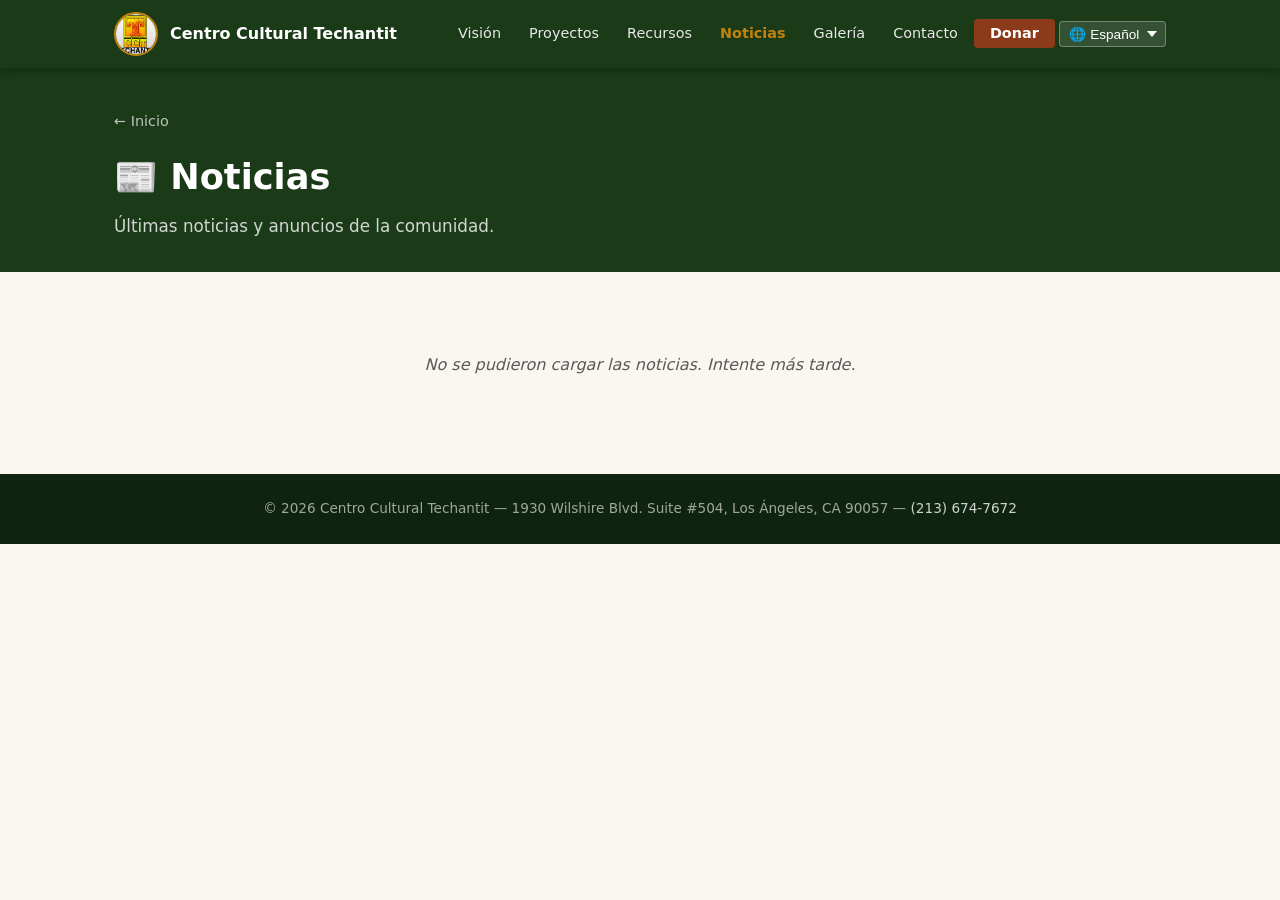
<file: news.html>
<!DOCTYPE html>
<html lang="es">
<head>
  <meta charset="UTF-8" />
  <meta name="viewport" content="width=device-width, initial-scale=1.0" />
  <title>Noticias / News — Centro Cultural Techantit</title>
  <link rel="icon" href="logo.jpg" type="image/jpeg" />
  <link rel="stylesheet" href="styles.css" />
</head>
<body>

<nav id="top">
  <div class="nav-inner">
    <a class="nav-logo" href="index.html">
      <img src="logo.jpg" alt="Logo" />
      <span>Centro Cultural Techantit</span>
    </a>
    <button class="nav-toggle" aria-label="Menú" onclick="document.getElementById('nav-links').classList.toggle('open')">☰</button>
    <ul class="nav-links" id="nav-links">
      <li><a href="index.html#vision"    data-i18n="nav.vision">Visión</a></li>
      <li><a href="index.html#proyectos" data-i18n="nav.projects">Proyectos</a></li>
      <li><a href="index.html#recursos"  data-i18n="nav.resources">Recursos</a></li>
      <li><a href="news.html"            data-i18n="nav.news" class="active">Noticias</a></li>
      <li><a href="gallery.html"         data-i18n="nav.gallery">Galería</a></li>
      <li><a href="index.html#contacto"  data-i18n="nav.contact">Contacto</a></li>
      <li><a href="https://www.classy.org/give/327009/#!/donation/checkout" target="_blank" class="btn-donate" data-i18n="nav.donate">Donar</a></li>
      <li><select class="lang-switch" id="lang-switch" onchange="setLang(this.value)" aria-label="Language">
        <option value="es">🌐 Español</option>
        <option value="en">🌐 English</option>
      </select></li>
    </ul>
  </div>
</nav>

<header class="page-header">
  <div class="container">
    <a href="index.html" class="back-link" data-i18n="nav.backHome">← Inicio</a>
    <h1 data-i18n="page.title">📰 Noticias</h1>
    <p data-i18n="page.subtitle">Últimas noticias y anuncios de la comunidad.</p>
  </div>
</header>

<main class="page-main">
  <div class="container">
    <div id="news-container" class="resource-items">
      <p class="loading-msg" data-i18n="ui.loading">Cargando noticias…</p>
    </div>
  </div>
</main>

<footer>
  <p>&copy; <span id="year"></span> Centro Cultural Techantit &mdash; 1930 Wilshire Blvd. Suite #504, Los Ángeles, CA 90057 &mdash; <a href="tel:2136747672">(213) 674-7672</a></p>
</footer>

<script>
const API_BASE = "https://api.centroculturaltechantit.com";

const t = {
  es: {
    'nav.vision':'Visión','nav.projects':'Proyectos','nav.resources':'Recursos',
    'nav.news':'Noticias','nav.gallery':'Galería','nav.contact':'Contacto',
    'nav.donate':'Donar','nav.backHome':'← Inicio',
    'page.title':'📰 Noticias',
    'page.subtitle':'Últimas noticias y anuncios de la comunidad.',
    'ui.loading':'Cargando noticias…',
    'ui.empty':'No hay noticias disponibles en este momento.',
    'ui.error':'No se pudieron cargar las noticias. Intente más tarde.',
    'ui.readMore':'Leer más →',
  },
  en: {
    'nav.vision':'Vision','nav.projects':'Projects','nav.resources':'Resources',
    'nav.news':'News','nav.gallery':'Gallery','nav.contact':'Contact',
    'nav.donate':'Donate','nav.backHome':'← Home',
    'page.title':'📰 News',
    'page.subtitle':'Latest news and announcements from the community.',
    'ui.loading':'Loading news…',
    'ui.empty':'No news available at this time.',
    'ui.error':'Could not load news. Please try again later.',
    'ui.readMore':'Read more →',
  }
};

let currentLang = localStorage.getItem('cct-lang') || 'es';

function setLang(lang) {
  currentLang = lang;
  document.querySelectorAll('[data-i18n]').forEach(el => {
    if (t[lang][el.dataset.i18n] !== undefined) el.innerHTML = t[lang][el.dataset.i18n];
  });
  document.documentElement.lang = lang;
  document.getElementById('lang-switch').value = lang;
  localStorage.setItem('cct-lang', lang);
}

function formatDate(dateStr) {
  if (!dateStr) return '';
  const d = new Date(dateStr);
  return d.toLocaleDateString(currentLang === 'es' ? 'es-MX' : 'en-US', {
    year: 'numeric', month: 'long', day: 'numeric'
  });
}

function categoryLabel(cat) {
  if (!cat) return '';
  const labels = {
    es: { 'Evento':'Evento', 'Anuncio':'Anuncio', 'Comunidad':'Comunidad' },
    en: { 'Evento':'Event', 'Anuncio':'Announcement', 'Comunidad':'Community' }
  };
  return (labels[currentLang] || {})[cat] || cat;
}

async function loadNews() {
  const container = document.getElementById('news-container');
  try {
    const res = await fetch(`${API_BASE}/news`);
    if (!res.ok) throw new Error(`HTTP ${res.status}`);
    const data = await res.json();
    const items = (data.value || []).filter(i => i.fields);

    if (items.length === 0) {
      container.innerHTML = `<p class="empty-msg">${t[currentLang]['ui.empty']}</p>`;
      return;
    }

    container.innerHTML = items.map(item => {
      const f = item.fields;
      const img = f.ImageUrl
        ? `<div class="news-img-wrap"><img src="${f.ImageUrl}" alt="${f.Title || ''}" loading="lazy" /></div>`
        : '';
      const cat = f.Category ? `<span class="news-category">${categoryLabel(f.Category)}</span>` : '';
      const date = f.Date ? `<span class="news-date">${formatDate(f.Date)}</span>` : '';
      const body = f.Body ? `<p class="desc">${f.Body}</p>` : '';
      return `
        <div class="resource-item news-item">
          ${img}
          <div class="news-meta-row">${cat}${date}</div>
          <h2>${f.Title || ''}</h2>
          ${body}
        </div>`;
    }).join('');

    // Re-apply translations to any newly added data-i18n elements
    setLang(currentLang);
  } catch (err) {
    container.innerHTML = `<p class="error-msg">${t[currentLang]['ui.error']}</p>`;
    console.error('News load error:', err);
  }
}

document.getElementById('year').textContent = new Date().getFullYear();
setLang(currentLang);
loadNews();
</script>
</body>
</html>
</file>
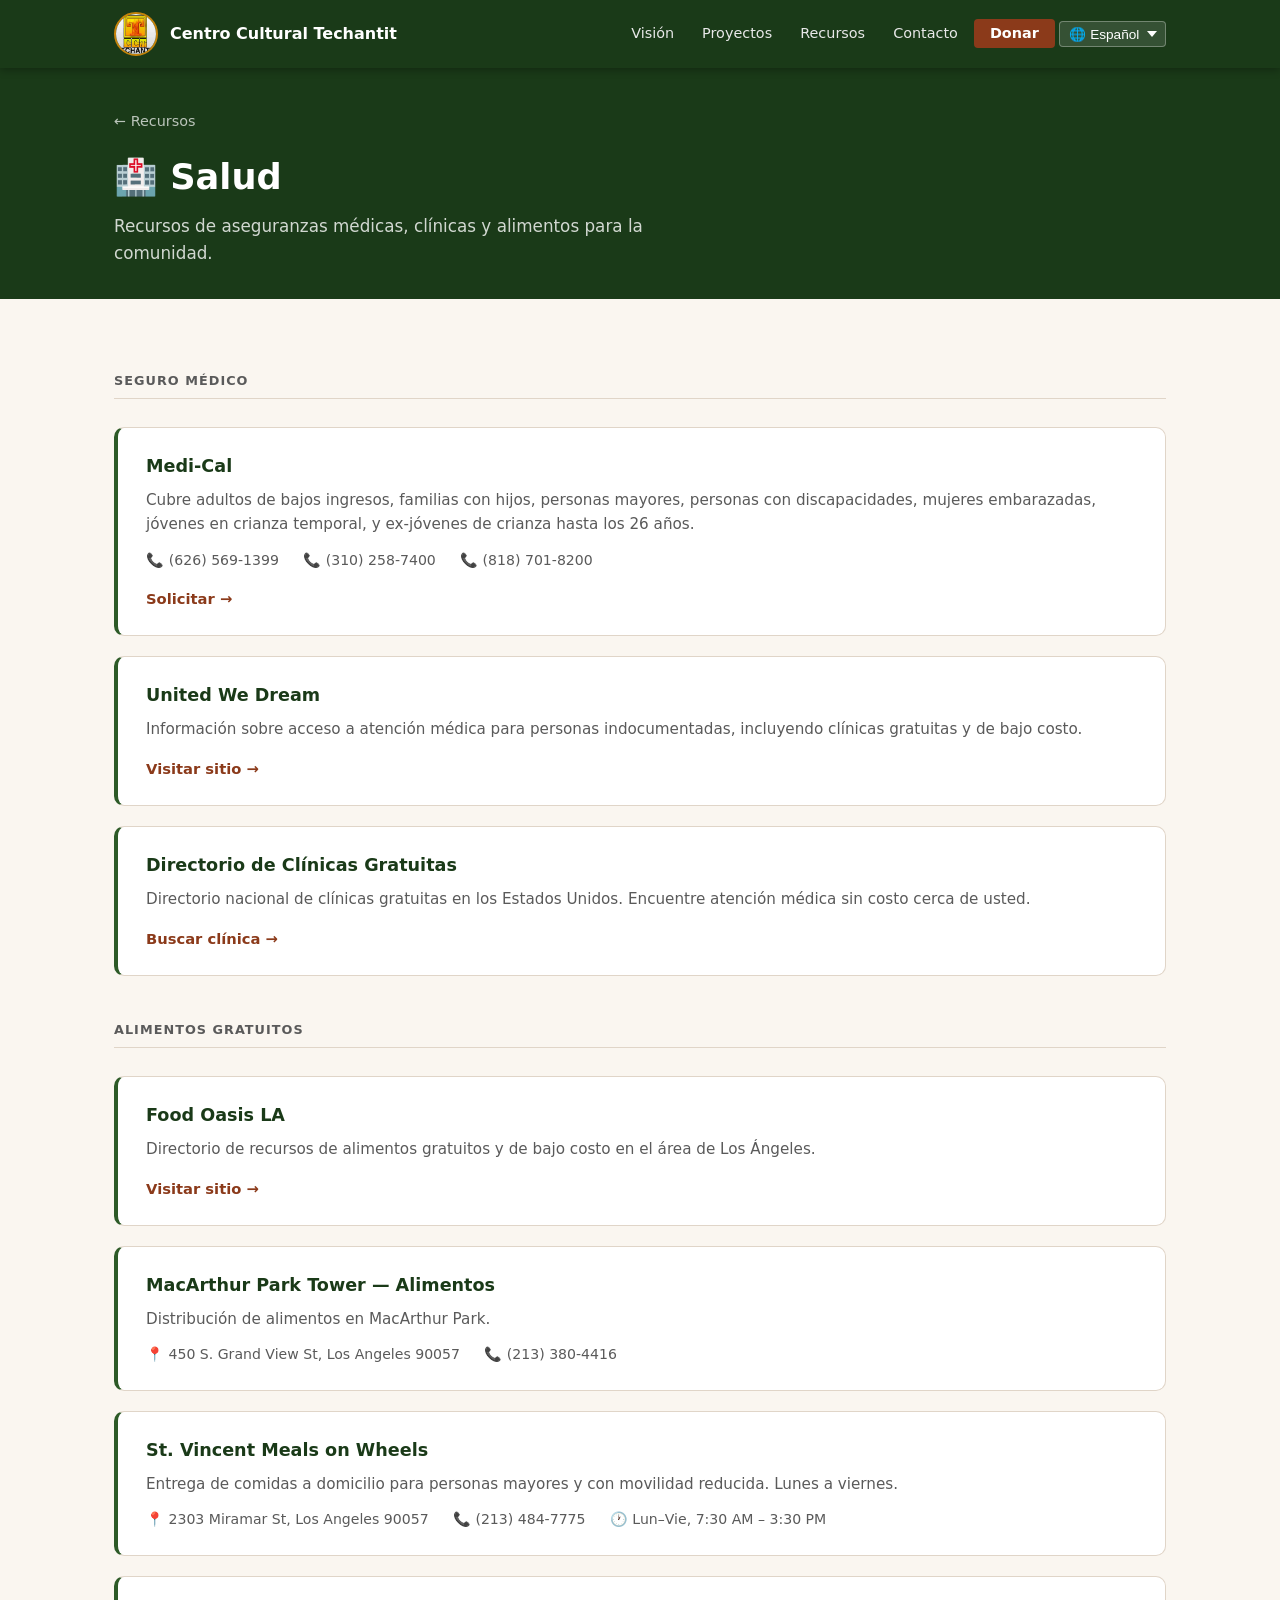
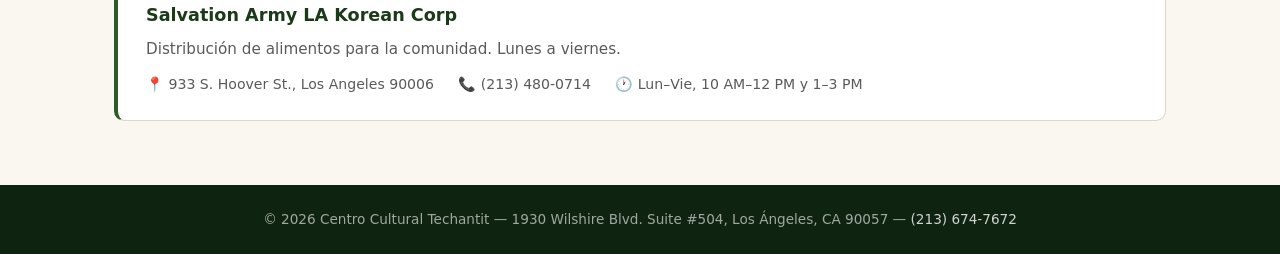
<file: salud.html>
<!DOCTYPE html>
<html lang="es">
<head>
  <meta charset="UTF-8" />
  <meta name="viewport" content="width=device-width, initial-scale=1.0" />
  <title>Salud / Health — Centro Cultural Techantit</title>
  <link rel="icon" href="logo.jpg" type="image/jpeg" />
  <link rel="stylesheet" href="styles.css" />
</head>
<body>

<nav id="top">
  <div class="nav-inner">
    <a class="nav-logo" href="index.html">
      <img src="logo.jpg" alt="Logo" />
      <span>Centro Cultural Techantit</span>
    </a>
    <button class="nav-toggle" aria-label="Menú" onclick="document.getElementById('nav-links').classList.toggle('open')">☰</button>
    <ul class="nav-links" id="nav-links">
      <li><a href="index.html#vision"     data-i18n="nav.vision">Visión</a></li>
      <li><a href="index.html#proyectos"  data-i18n="nav.projects">Proyectos</a></li>
      <li><a href="index.html#recursos"   data-i18n="nav.resources">Recursos</a></li>
      <li><a href="index.html#contacto"   data-i18n="nav.contact">Contacto</a></li>
      <li><a href="https://www.classy.org/give/327009/#!/donation/checkout" target="_blank" class="btn-donate" data-i18n="nav.donate">Donar</a></li>
      <li><select class="lang-switch" id="lang-switch" onchange="setLang(this.value)" aria-label="Language">
        <option value="es">🌐 Español</option>
        <option value="en">🌐 English</option>
      </select></li>
    </ul>
  </div>
</nav>

<header class="page-header">
  <div class="container">
    <a href="index.html#recursos" class="back-link" data-i18n="nav.back">← Recursos</a>
    <h1 data-i18n="page.title">🏥 Salud</h1>
    <p data-i18n="page.subtitle">Recursos de aseguranzas médicas, clínicas y alimentos para la comunidad.</p>
  </div>
</header>

<main class="page-main">
  <div class="container">
    <div class="resource-items">

      <div class="section-divider" data-i18n="sec.insurance">Seguro Médico</div>

      <div class="resource-item">
        <h2>Medi-Cal</h2>
        <p class="desc" data-i18n="r.medicaid.desc">Cubre adultos de bajos ingresos, familias con hijos, personas mayores, personas con discapacidades, mujeres embarazadas, jóvenes en el sistema de crianza temporal, y ex-jóvenes de crianza temporal hasta los 26 años.</p>
        <div class="meta">
          <span>📞 <a href="tel:6265691399">(626) 569-1399</a></span>
          <span>📞 <a href="tel:3102587400">(310) 258-7400</a></span>
          <span>📞 <a href="tel:8187018200">(818) 701-8200</a></span>
        </div>
        <a href="https://yourbenefits.laclrs.org" target="_blank" class="resource-item-link" data-i18n="lnk.apply">Solicitar →</a>
      </div>

      <div class="resource-item">
        <h2>United We Dream</h2>
        <p class="desc" data-i18n="r.uwd.desc">Información sobre acceso a atención médica para personas indocumentadas, incluyendo clínicas gratuitas y de bajo costo.</p>
        <a href="https://unitedwedream.org" target="_blank" class="resource-item-link" data-i18n="lnk.visit">Visitar sitio →</a>
      </div>

      <div class="resource-item">
        <h2 data-i18n="r.freeclinic.title">Directorio de Clínicas Gratuitas</h2>
        <p class="desc" data-i18n="r.freeclinic.desc">Directorio nacional de clínicas gratuitas en los Estados Unidos. Encuentre atención médica sin costo cerca de usted.</p>
        <a href="https://freeclinicdirectory.org" target="_blank" class="resource-item-link" data-i18n="lnk.search">Buscar clínica →</a>
      </div>

      <div class="section-divider" data-i18n="sec.food">Alimentos Gratuitos</div>

      <div class="resource-item">
        <h2>Food Oasis LA</h2>
        <p class="desc" data-i18n="r.foodoasis.desc">Directorio de recursos de alimentos gratuitos y de bajo costo en el área de Los Ángeles.</p>
        <a href="https://foodoasis.la" target="_blank" class="resource-item-link" data-i18n="lnk.visit">Visitar sitio →</a>
      </div>

      <div class="resource-item">
        <h2 data-i18n="r.macarthur.title">MacArthur Park Tower — Alimentos</h2>
        <p class="desc" data-i18n="r.macarthur.desc">Distribución de alimentos en MacArthur Park.</p>
        <div class="meta">
          <span>📍 450 S. Grand View St, Los Angeles 90057</span>
          <span>📞 <a href="tel:2133804416">(213) 380-4416</a></span>
        </div>
      </div>

      <div class="resource-item">
        <h2>St. Vincent Meals on Wheels</h2>
        <p class="desc" data-i18n="r.stvincent.desc">Entrega de comidas a domicilio para personas mayores y con movilidad reducida. Lunes a viernes.</p>
        <div class="meta">
          <span>📍 2303 Miramar St, Los Angeles 90057</span>
          <span>📞 <a href="tel:2134847775">(213) 484-7775</a></span>
          <span>🕐 <span data-i18n="r.stvincent.hours">Lun–Vie, 7:30 AM – 3:30 PM</span></span>
        </div>
      </div>

      <div class="resource-item">
        <h2>Salvation Army LA Korean Corp</h2>
        <p class="desc" data-i18n="r.salvation.desc">Distribución de alimentos para la comunidad. Lunes a viernes.</p>
        <div class="meta">
          <span>📍 933 S. Hoover St., Los Angeles 90006</span>
          <span>📞 <a href="tel:2134800714">(213) 480-0714</a></span>
          <span>🕐 <span data-i18n="r.salvation.hours">Lun–Vie, 10 AM–12 PM y 1–3 PM</span></span>
        </div>
      </div>

    </div>
  </div>
</main>

<footer>
  <p>&copy; <span id="year"></span> Centro Cultural Techantit &mdash; 1930 Wilshire Blvd. Suite #504, Los Ángeles, CA 90057 &mdash; <a href="tel:2136747672">(213) 674-7672</a></p>
</footer>

<script>
const t = {
  es: {
    'nav.vision':'Visión','nav.projects':'Proyectos','nav.resources':'Recursos','nav.contact':'Contacto','nav.donate':'Donar','nav.back':'← Recursos',
    'page.title':'🏥 Salud',
    'page.subtitle':'Recursos de aseguranzas médicas, clínicas y alimentos para la comunidad.',
    'sec.insurance':'Seguro Médico',
    'sec.food':'Alimentos Gratuitos',
    'r.medicaid.desc':'Cubre adultos de bajos ingresos, familias con hijos, personas mayores, personas con discapacidades, mujeres embarazadas, jóvenes en crianza temporal, y ex-jóvenes de crianza hasta los 26 años.',
    'r.uwd.desc':'Información sobre acceso a atención médica para personas indocumentadas, incluyendo clínicas gratuitas y de bajo costo.',
    'r.freeclinic.title':'Directorio de Clínicas Gratuitas',
    'r.freeclinic.desc':'Directorio nacional de clínicas gratuitas en los Estados Unidos. Encuentre atención médica sin costo cerca de usted.',
    'r.foodoasis.desc':'Directorio de recursos de alimentos gratuitos y de bajo costo en el área de Los Ángeles.',
    'r.macarthur.title':'MacArthur Park Tower — Alimentos',
    'r.macarthur.desc':'Distribución de alimentos en MacArthur Park.',
    'r.stvincent.desc':'Entrega de comidas a domicilio para personas mayores y con movilidad reducida. Lunes a viernes.',
    'r.stvincent.hours':'Lun–Vie, 7:30 AM – 3:30 PM',
    'r.salvation.desc':'Distribución de alimentos para la comunidad. Lunes a viernes.',
    'r.salvation.hours':'Lun–Vie, 10 AM–12 PM y 1–3 PM',
    'lnk.apply':'Solicitar →','lnk.visit':'Visitar sitio →','lnk.search':'Buscar clínica →',
  },
  en: {
    'nav.vision':'Vision','nav.projects':'Projects','nav.resources':'Resources','nav.contact':'Contact','nav.donate':'Donate','nav.back':'← Resources',
    'page.title':'🏥 Health',
    'page.subtitle':'Medical insurance, clinic, and food resources for the community.',
    'sec.insurance':'Medical Insurance',
    'sec.food':'Free Food Resources',
    'r.medicaid.desc':'Covers low-income adults, families with children, seniors, people with disabilities, pregnant women, foster youth, and former foster youth up to age 26.',
    'r.uwd.desc':'Healthcare access information for undocumented individuals, including free and low-cost clinics.',
    'r.freeclinic.title':'Free Clinics Directory',
    'r.freeclinic.desc':'National directory of free clinics across the United States. Find no-cost medical care near you.',
    'r.foodoasis.desc':'Directory of free and low-cost food resources in the Los Angeles area.',
    'r.macarthur.title':'MacArthur Park Tower — Food Distribution',
    'r.macarthur.desc':'Food distribution at MacArthur Park.',
    'r.stvincent.desc':'Meal delivery for seniors and those with limited mobility. Monday through Friday.',
    'r.stvincent.hours':'Mon–Fri, 7:30 AM – 3:30 PM',
    'r.salvation.desc':'Community food distribution. Monday through Friday.',
    'r.salvation.hours':'Mon–Fri, 10 AM–12 PM and 1–3 PM',
    'lnk.apply':'Apply →','lnk.visit':'Visit site →','lnk.search':'Find a clinic →',
  }
};
function setLang(lang) {
  document.querySelectorAll('[data-i18n]').forEach(el => { if (t[lang][el.dataset.i18n] !== undefined) el.innerHTML = t[lang][el.dataset.i18n]; });
  document.documentElement.lang = lang;
  document.getElementById('lang-switch').value = lang;
  localStorage.setItem('cct-lang', lang);
}
document.getElementById('year').textContent = new Date().getFullYear();
setLang(localStorage.getItem('cct-lang') || 'es');
</script>
</body>
</html>
</file>
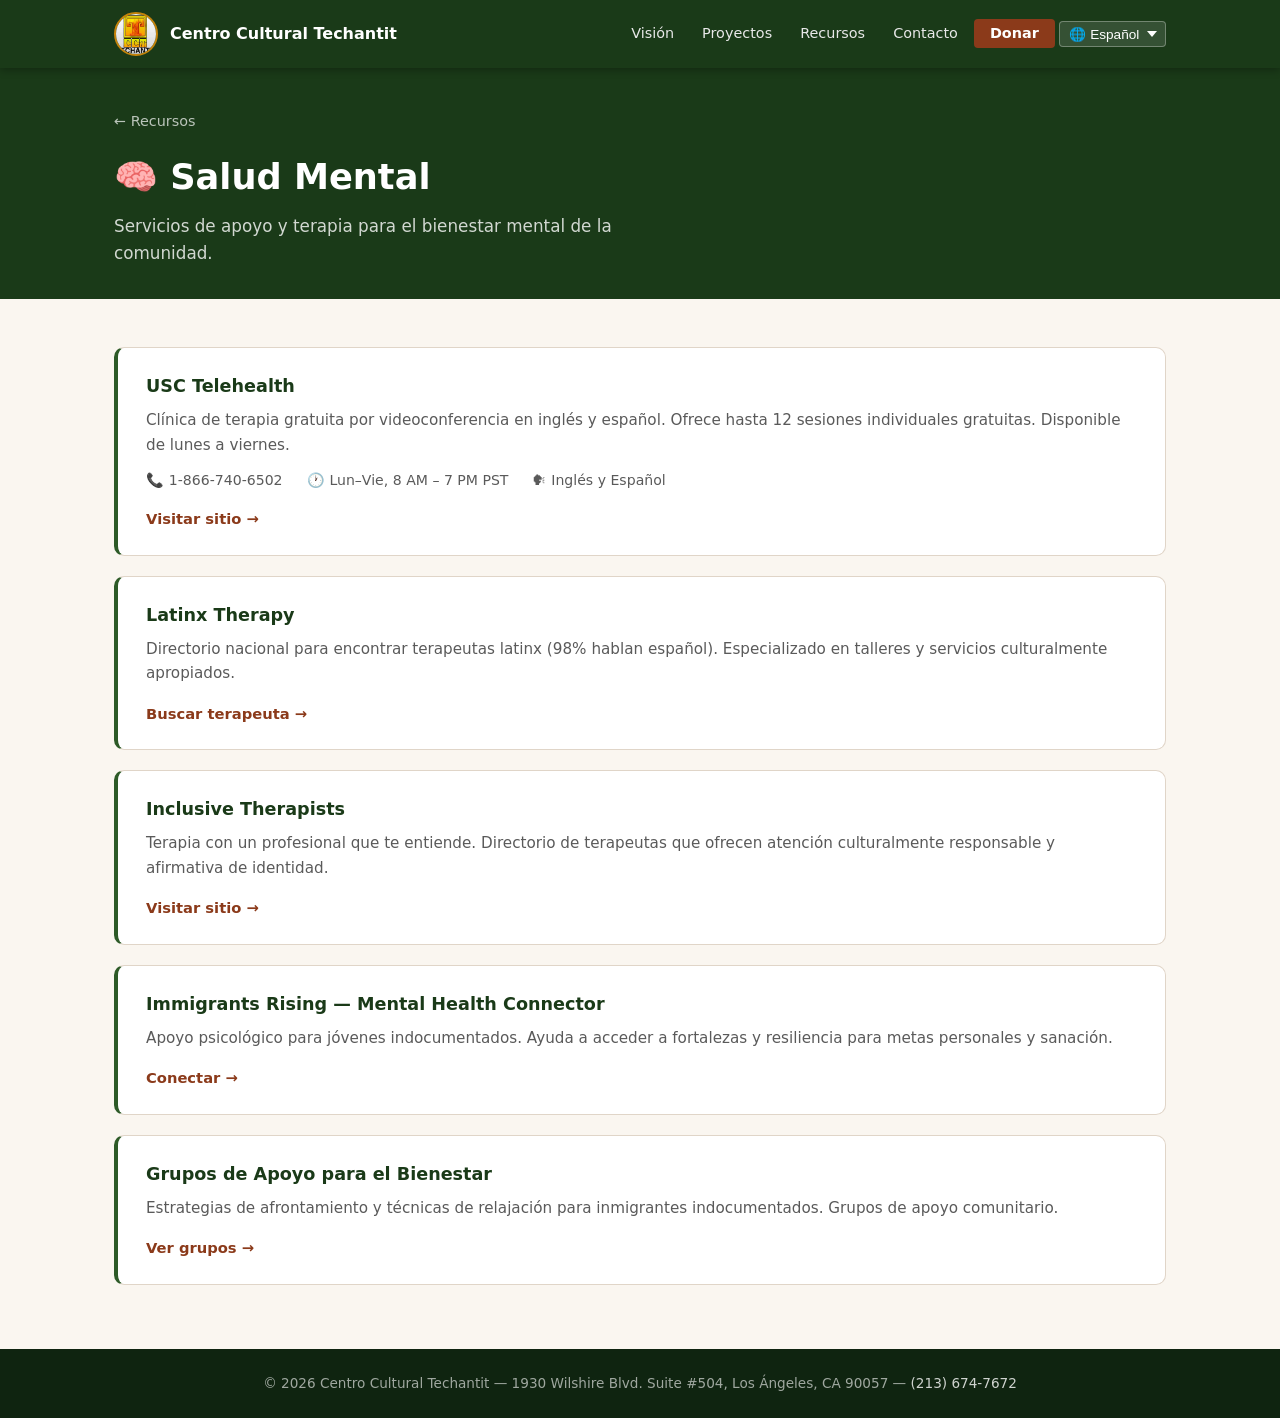
<file: saludmental.html>
<!DOCTYPE html>
<html lang="es">
<head>
  <meta charset="UTF-8" />
  <meta name="viewport" content="width=device-width, initial-scale=1.0" />
  <title>Salud Mental / Mental Health — Centro Cultural Techantit</title>
  <link rel="icon" href="logo.jpg" type="image/jpeg" />
  <link rel="stylesheet" href="styles.css" />
</head>
<body>

<nav id="top">
  <div class="nav-inner">
    <a class="nav-logo" href="index.html">
      <img src="logo.jpg" alt="Logo" />
      <span>Centro Cultural Techantit</span>
    </a>
    <button class="nav-toggle" aria-label="Menú" onclick="document.getElementById('nav-links').classList.toggle('open')">☰</button>
    <ul class="nav-links" id="nav-links">
      <li><a href="index.html#vision"    data-i18n="nav.vision">Visión</a></li>
      <li><a href="index.html#proyectos" data-i18n="nav.projects">Proyectos</a></li>
      <li><a href="index.html#recursos"  data-i18n="nav.resources">Recursos</a></li>
      <li><a href="index.html#contacto"  data-i18n="nav.contact">Contacto</a></li>
      <li><a href="https://www.classy.org/give/327009/#!/donation/checkout" target="_blank" class="btn-donate" data-i18n="nav.donate">Donar</a></li>
      <li><select class="lang-switch" id="lang-switch" onchange="setLang(this.value)" aria-label="Language">
        <option value="es">🌐 Español</option>
        <option value="en">🌐 English</option>
      </select></li>
    </ul>
  </div>
</nav>

<header class="page-header">
  <div class="container">
    <a href="index.html#recursos" class="back-link" data-i18n="nav.back">← Recursos</a>
    <h1 data-i18n="page.title">🧠 Salud Mental</h1>
    <p data-i18n="page.subtitle">Servicios de apoyo y terapia para el bienestar mental de la comunidad.</p>
  </div>
</header>

<main class="page-main">
  <div class="container">
    <div class="resource-items">

      <div class="resource-item">
        <h2>USC Telehealth</h2>
        <p class="desc" data-i18n="r.usc.desc">Clínica de terapia gratuita por videoconferencia en inglés y español. Ofrece hasta 12 sesiones individuales gratuitas. Disponible de lunes a viernes.</p>
        <div class="meta">
          <span>📞 <a href="tel:18667406502">1-866-740-6502</a></span>
          <span>🕐 <span data-i18n="r.usc.hours">Lun–Vie, 8 AM – 7 PM PST</span></span>
          <span>🗣 <span data-i18n="r.usc.lang">Inglés y Español</span></span>
        </div>
        <a href="https://dworakpeck.usc.edu/telehealth" target="_blank" class="resource-item-link" data-i18n="lnk.visit">Visitar sitio →</a>
      </div>

      <div class="resource-item">
        <h2>Latinx Therapy</h2>
        <p class="desc" data-i18n="r.latinx.desc">Directorio nacional para encontrar terapeutas latinx (98% hablan español). Especializado en talleres y servicios culturalmente apropiados.</p>
        <a href="https://latinxtherapy.com" target="_blank" class="resource-item-link" data-i18n="lnk.find">Buscar terapeuta →</a>
      </div>

      <div class="resource-item">
        <h2>Inclusive Therapists</h2>
        <p class="desc" data-i18n="r.inclusive.desc">Terapia con un profesional que te entiende. Directorio de terapeutas que ofrecen atención culturalmente responsable y afirmativa de identidad.</p>
        <a href="https://inclusivetherapists.com" target="_blank" class="resource-item-link" data-i18n="lnk.visit">Visitar sitio →</a>
      </div>

      <div class="resource-item">
        <h2 data-i18n="r.ir.title">Immigrants Rising — Mental Health Connector</h2>
        <p class="desc" data-i18n="r.ir.desc">Apoyo psicológico para jóvenes indocumentados. Ayuda a acceder a fortalezas y resiliencia para metas personales y sanación.</p>
        <a href="https://immigrantsrising.org/mental-health-connector/" target="_blank" class="resource-item-link" data-i18n="lnk.connect">Conectar →</a>
      </div>

      <div class="resource-item">
        <h2 data-i18n="r.groups.title">Grupos de Apoyo para el Bienestar</h2>
        <p class="desc" data-i18n="r.groups.desc">Estrategias de afrontamiento y técnicas de relajación para inmigrantes indocumentados. Grupos de apoyo comunitario.</p>
        <a href="https://immigrantsrising.org/supportgroups/" target="_blank" class="resource-item-link" data-i18n="lnk.groups">Ver grupos →</a>
      </div>

    </div>
  </div>
</main>

<footer>
  <p>&copy; <span id="year"></span> Centro Cultural Techantit &mdash; 1930 Wilshire Blvd. Suite #504, Los Ángeles, CA 90057 &mdash; <a href="tel:2136747672">(213) 674-7672</a></p>
</footer>

<script>
const t = {
  es: {
    'nav.vision':'Visión','nav.projects':'Proyectos','nav.resources':'Recursos','nav.contact':'Contacto','nav.donate':'Donar','nav.back':'← Recursos',
    'page.title':'🧠 Salud Mental',
    'page.subtitle':'Servicios de apoyo y terapia para el bienestar mental de la comunidad.',
    'r.usc.desc':'Clínica de terapia gratuita por videoconferencia en inglés y español. Ofrece hasta 12 sesiones individuales gratuitas. Disponible de lunes a viernes.',
    'r.usc.hours':'Lun–Vie, 8 AM – 7 PM PST',
    'r.usc.lang':'Inglés y Español',
    'r.latinx.desc':'Directorio nacional para encontrar terapeutas latinx (98% hablan español). Especializado en talleres y servicios culturalmente apropiados.',
    'r.inclusive.desc':'Terapia con un profesional que te entiende. Directorio de terapeutas que ofrecen atención culturalmente responsable y afirmativa de identidad.',
    'r.ir.title':'Immigrants Rising — Mental Health Connector',
    'r.ir.desc':'Apoyo psicológico para jóvenes indocumentados. Ayuda a acceder a fortalezas y resiliencia para metas personales y sanación.',
    'r.groups.title':'Grupos de Apoyo para el Bienestar',
    'r.groups.desc':'Estrategias de afrontamiento y técnicas de relajación para inmigrantes indocumentados. Grupos de apoyo comunitario.',
    'lnk.visit':'Visitar sitio →','lnk.find':'Buscar terapeuta →','lnk.connect':'Conectar →','lnk.groups':'Ver grupos →',
  },
  en: {
    'nav.vision':'Vision','nav.projects':'Projects','nav.resources':'Resources','nav.contact':'Contact','nav.donate':'Donate','nav.back':'← Resources',
    'page.title':'🧠 Mental Health',
    'page.subtitle':'Support and therapy services for the mental well-being of the community.',
    'r.usc.desc':'Free therapy clinic via video conference in English and Spanish. Offers up to 12 free individual sessions. Available Monday through Friday.',
    'r.usc.hours':'Mon–Fri, 8 AM – 7 PM PST',
    'r.usc.lang':'English and Spanish',
    'r.latinx.desc':'National directory to find Latinx therapists (98% Spanish-speaking). Specialized in culturally-appropriate workshops and services.',
    'r.inclusive.desc':'Therapy with a professional who understands you. Directory of therapists offering culturally responsive and identity-affirming care.',
    'r.ir.title':'Immigrants Rising — Mental Health Connector',
    'r.ir.desc':'Psychological support for undocumented youth. Helps access personal strengths and resilience for personal goals and healing.',
    'r.groups.title':'Wellness Support Groups',
    'r.groups.desc':'Coping strategies and relaxation techniques for undocumented immigrants. Community support groups.',
    'lnk.visit':'Visit site →','lnk.find':'Find a therapist →','lnk.connect':'Connect →','lnk.groups':'View groups →',
  }
};
function setLang(lang) {
  document.querySelectorAll('[data-i18n]').forEach(el => { if (t[lang][el.dataset.i18n] !== undefined) el.innerHTML = t[lang][el.dataset.i18n]; });
  document.documentElement.lang = lang;
  document.getElementById('lang-switch').value = lang;
  localStorage.setItem('cct-lang', lang);
}
document.getElementById('year').textContent = new Date().getFullYear();
setLang(localStorage.getItem('cct-lang') || 'es');
</script>
</body>
</html>
</file>
<file: styles.css>
/* ── Base ──────────────────────────────────────────────────────────────────── */
*, *::before, *::after { box-sizing: border-box; margin: 0; padding: 0; }

:root {
  --green:      #2d5a27;
  --green-dark: #1a3a18;
  --terra:      #8b3a1a;
  --gold:       #c4830a;
  --cream:      #faf6f0;
  --warm-white: #fff8f2;
  --text:       #1a1a1a;
  --text-muted: #5a5a5a;
  --border:     #e0d5c8;
  --font: 'Segoe UI', system-ui, -apple-system, sans-serif;
}

html { scroll-behavior: smooth; }

body {
  font-family: var(--font);
  background: var(--cream);
  color: var(--text);
  line-height: 1.6;
}

img { max-width: 100%; display: block; }
a  { color: inherit; text-decoration: none; }

/* ── Layout ────────────────────────────────────────────────────────────────── */
.container { max-width: 1100px; margin: 0 auto; padding: 0 1.5rem; }

section { padding: 4rem 0; }

.section-title {
  font-size: clamp(1.5rem, 3vw, 2rem);
  font-weight: 700;
  color: var(--green-dark);
  margin-bottom: 0.5rem;
}

.section-title::after {
  content: '';
  display: block;
  width: 3rem;
  height: 3px;
  background: var(--terra);
  margin-top: 0.5rem;
}

.section-subtitle {
  color: var(--text-muted);
  font-size: 1.05rem;
  margin-bottom: 2.5rem;
}

/* ── Nav ───────────────────────────────────────────────────────────────────── */
nav {
  position: sticky;
  top: 0;
  z-index: 100;
  background: var(--green-dark);
  color: #fff;
  box-shadow: 0 2px 8px rgba(0,0,0,.3);
}

.nav-inner {
  display: flex;
  align-items: center;
  justify-content: space-between;
  padding: 0.75rem 1.5rem;
  max-width: 1100px;
  margin: 0 auto;
  gap: 1rem;
}

.nav-logo {
  display: flex;
  align-items: center;
  gap: 0.75rem;
  font-weight: 700;
  font-size: 1rem;
  white-space: nowrap;
}

.nav-logo img {
  width: 44px;
  height: 44px;
  border-radius: 50%;
  object-fit: cover;
  border: 2px solid var(--gold);
}

.nav-links {
  display: flex;
  gap: 0.25rem;
  flex-wrap: wrap;
  list-style: none;
}

.nav-links a {
  padding: 0.4rem 0.75rem;
  border-radius: 4px;
  font-size: 0.9rem;
  transition: background .15s;
  color: #e8e8e8;
}

.nav-links a:hover { background: rgba(255,255,255,.12); color: #fff; }

.btn-donate {
  background: var(--terra);
  color: #fff !important;
  padding: 0.4rem 1rem !important;
  border-radius: 4px;
  font-weight: 600;
  transition: background .15s !important;
}

.btn-donate:hover { background: #a34520 !important; }

/* Hamburger */
.nav-toggle { display: none; background: none; border: none; color: #fff; font-size: 1.5rem; cursor: pointer; }

/* Language switcher */
.lang-switch {
  background: rgba(255,255,255,.12);
  border: 1px solid rgba(255,255,255,.3);
  color: #fff;
  padding: 0.3rem 0.6rem;
  border-radius: 4px;
  font-size: 0.85rem;
  cursor: pointer;
  appearance: none;
  -webkit-appearance: none;
  background-image: url("data:image/svg+xml,%3Csvg xmlns='http://www.w3.org/2000/svg' width='10' height='6'%3E%3Cpath d='M0 0l5 6 5-6z' fill='white'/%3E%3C/svg%3E");
  background-repeat: no-repeat;
  background-position: right 0.5rem center;
  padding-right: 1.6rem;
}
.lang-switch:hover { background-color: rgba(255,255,255,.2); }
.lang-switch option { background: var(--green-dark); color: #fff; }

/* ── Hero ──────────────────────────────────────────────────────────────────── */
#inicio {
  position: relative;
  min-height: 90vh;
  display: flex;
  align-items: center;
  justify-content: center;
  text-align: center;
  color: #fff;
  padding: 0;
  overflow: hidden;
}

.hero-bg {
  position: absolute;
  inset: 0;
  background-image: url('hero.jpg');
  background-size: cover;
  background-position: center top;
  filter: brightness(.45);
}

.hero-content {
  position: relative;
  z-index: 1;
  padding: 6rem 1.5rem;
  max-width: 750px;
}

.hero-content img {
  width: 110px;
  height: 110px;
  border-radius: 50%;
  object-fit: cover;
  border: 3px solid var(--gold);
  margin: 0 auto 1.5rem;
}

.hero-content h1 {
  font-size: clamp(2rem, 5vw, 3.2rem);
  font-weight: 800;
  line-height: 1.15;
  margin-bottom: 1rem;
}

.hero-content .tagline {
  font-size: clamp(1rem, 2.5vw, 1.25rem);
  opacity: .9;
  margin-bottom: 1rem;
  font-style: italic;
}

.hero-content .mission-text {
  font-size: 1rem;
  opacity: .85;
  max-width: 600px;
  margin: 0 auto 2rem;
  line-height: 1.7;
}

.hero-actions { display: flex; gap: 1rem; justify-content: center; flex-wrap: wrap; }

.btn {
  display: inline-block;
  padding: 0.75rem 1.75rem;
  border-radius: 6px;
  font-weight: 600;
  font-size: 1rem;
  cursor: pointer;
  transition: transform .15s, box-shadow .15s;
}

.btn:hover { transform: translateY(-1px); box-shadow: 0 4px 12px rgba(0,0,0,.25); }

.btn-primary { background: var(--terra); color: #fff; }
.btn-outline  { background: transparent; color: #fff; border: 2px solid rgba(255,255,255,.7); }
.btn-outline:hover { background: rgba(255,255,255,.1); }

/* ── Vision ────────────────────────────────────────────────────────────────── */
#vision { background: var(--warm-white); }

.vision-grid {
  display: grid;
  grid-template-columns: 1fr 1fr;
  gap: 3rem;
  align-items: start;
}

.vision-text p { margin-bottom: 1.1rem; color: var(--text-muted); }

.vision-quote {
  background: var(--green-dark);
  color: #fff;
  padding: 2rem;
  border-radius: 10px;
  font-style: italic;
  font-size: 1.05rem;
  line-height: 1.8;
  position: relative;
}

.vision-quote::before {
  content: '"';
  font-size: 4rem;
  color: var(--gold);
  position: absolute;
  top: -0.5rem;
  left: 1rem;
  line-height: 1;
  font-style: normal;
}

/* ── Projects ──────────────────────────────────────────────────────────────── */
#proyectos { background: var(--cream); }

.projects-grid {
  display: grid;
  grid-template-columns: repeat(auto-fill, minmax(280px, 1fr));
  gap: 1.5rem;
}

.project-card {
  background: #fff;
  border: 1px solid var(--border);
  border-radius: 10px;
  padding: 1.5rem;
  border-top: 4px solid var(--green);
  transition: box-shadow .2s, transform .2s;
}

.project-card:hover { box-shadow: 0 6px 20px rgba(0,0,0,.1); transform: translateY(-2px); }

.project-icon { font-size: 2rem; margin-bottom: 0.75rem; }

.project-card h3 {
  font-size: 1rem;
  font-weight: 700;
  color: var(--green-dark);
  margin-bottom: 0.5rem;
}

.project-card p { font-size: 0.9rem; color: var(--text-muted); }

/* ── Resources ─────────────────────────────────────────────────────────────── */
#recursos { background: var(--warm-white); }

.resources-grid {
  display: grid;
  grid-template-columns: repeat(auto-fill, minmax(240px, 1fr));
  gap: 1.25rem;
}

.resource-card {
  background: #fff;
  border: 1px solid var(--border);
  border-radius: 10px;
  padding: 1.5rem;
  display: flex;
  flex-direction: column;
  gap: 0.5rem;
  transition: box-shadow .2s;
}

.resource-card:hover { box-shadow: 0 4px 16px rgba(0,0,0,.09); }

.resource-card h3 { font-size: 1.05rem; font-weight: 700; color: var(--green-dark); }
.resource-card p  { font-size: 0.88rem; color: var(--text-muted); flex: 1; }

.resource-link {
  display: inline-block;
  margin-top: 0.5rem;
  color: var(--terra);
  font-weight: 600;
  font-size: 0.9rem;
}

.resource-link:hover { text-decoration: underline; }

/* ── Contact ───────────────────────────────────────────────────────────────── */
#contacto { background: var(--green-dark); color: #fff; }

#contacto .section-title { color: #fff; }
#contacto .section-title::after { background: var(--gold); }

.contact-grid {
  display: grid;
  grid-template-columns: 1fr 1fr;
  gap: 3rem;
  align-items: start;
}

.contact-info h3 { font-size: 1.1rem; font-weight: 700; margin-bottom: 1rem; color: var(--gold); }

.contact-item { display: flex; gap: 0.75rem; margin-bottom: 0.9rem; align-items: flex-start; }
.contact-icon { font-size: 1.1rem; flex-shrink: 0; margin-top: 0.1rem; }
.contact-item a { color: #cde8c9; }
.contact-item a:hover { color: #fff; text-decoration: underline; }

.social-links { display: flex; gap: 0.75rem; margin-top: 1.5rem; flex-wrap: wrap; }

.social-link {
  display: inline-flex;
  align-items: center;
  gap: 0.4rem;
  background: rgba(255,255,255,.1);
  border: 1px solid rgba(255,255,255,.2);
  color: #fff;
  padding: 0.5rem 1rem;
  border-radius: 6px;
  font-size: 0.9rem;
  transition: background .15s;
}

.social-link:hover { background: rgba(255,255,255,.2); }

.donate-box {
  background: var(--terra);
  border-radius: 10px;
  padding: 2rem;
  text-align: center;
}

.donate-box h3 { font-size: 1.3rem; font-weight: 700; margin-bottom: 1rem; }
.donate-box p  { font-size: 0.95rem; opacity: .9; margin-bottom: 1.5rem; line-height: 1.7; }

.btn-white { background: #fff; color: var(--terra); font-weight: 700; }
.btn-white:hover { background: #f5f5f5; }

/* ── Footer ────────────────────────────────────────────────────────────────── */
footer {
  background: #0f2410;
  color: rgba(255,255,255,.6);
  text-align: center;
  padding: 1.5rem;
  font-size: 0.85rem;
}

footer a { color: rgba(255,255,255,.8); }
footer a:hover { color: #fff; }

/* ── Resource sub-pages ────────────────────────────────────────────────────── */
.page-header {
  background: var(--green-dark);
  color: #fff;
  padding: 2.5rem 0 2rem;
}

.back-link {
  display: inline-flex;
  align-items: center;
  gap: 0.4rem;
  color: rgba(255,255,255,.7);
  font-size: 0.9rem;
  margin-bottom: 1rem;
  transition: color .15s;
}

.back-link:hover { color: #fff; }

.page-header h1 {
  font-size: clamp(1.6rem, 3.5vw, 2.2rem);
  font-weight: 800;
  margin-bottom: 0.5rem;
}

.page-header p {
  color: rgba(255,255,255,.8);
  font-size: 1.05rem;
  max-width: 600px;
}

.page-main { padding: 3rem 0 4rem; }

.resource-items { display: grid; gap: 1.25rem; }

.resource-item {
  background: #fff;
  border: 1px solid var(--border);
  border-radius: 10px;
  padding: 1.5rem 1.75rem;
  border-left: 4px solid var(--green);
  display: grid;
  gap: 0.5rem;
}

.resource-item h2 {
  font-size: 1.1rem;
  font-weight: 700;
  color: var(--green-dark);
}

.resource-item .desc {
  color: var(--text-muted);
  font-size: 0.95rem;
  line-height: 1.6;
}

.resource-item .meta {
  display: flex;
  flex-wrap: wrap;
  gap: 0.5rem 1.5rem;
  font-size: 0.88rem;
  color: var(--text-muted);
  margin-top: 0.25rem;
}

.resource-item .meta span { display: flex; align-items: center; gap: 0.3rem; }

.resource-item-link {
  display: inline-flex;
  align-items: center;
  gap: 0.4rem;
  margin-top: 0.5rem;
  color: var(--terra);
  font-weight: 600;
  font-size: 0.92rem;
  width: fit-content;
}

.resource-item-link:hover { text-decoration: underline; }

.section-divider {
  font-size: 0.8rem;
  font-weight: 700;
  text-transform: uppercase;
  letter-spacing: .08em;
  color: var(--text-muted);
  border-bottom: 1px solid var(--border);
  padding-bottom: 0.4rem;
  margin: 1.5rem 0 0.5rem;
}

/* ── News section (index.html preview) ────────────────────────────────────── */
#noticias { background: var(--cream); }

.news-preview-grid {
  display: grid;
  grid-template-columns: repeat(auto-fill, minmax(260px, 1fr));
  gap: 1.5rem;
  margin-top: 1.5rem;
}

.news-preview-card {
  background: #fff;
  border: 1px solid var(--border);
  border-radius: 10px;
  overflow: hidden;
  text-decoration: none;
  color: inherit;
  display: flex;
  flex-direction: column;
  transition: box-shadow .2s;
}
.news-preview-card:hover { box-shadow: 0 4px 16px rgba(0,0,0,.12); }
.news-preview-card img { width: 100%; height: 170px; object-fit: cover; display: block; }
.news-preview-body { padding: 1rem; }
.news-preview-body h3 { margin: 0.25rem 0 0; font-size: 1rem; color: var(--dark); }

.news-date { font-size: 0.78rem; color: var(--text-muted); }
.news-category {
  display: inline-block;
  font-size: 0.72rem;
  font-weight: 700;
  text-transform: uppercase;
  letter-spacing: .06em;
  background: var(--gold);
  color: #fff;
  border-radius: 4px;
  padding: 2px 7px;
  margin-right: 6px;
}
.news-meta-row { margin-bottom: 0.4rem; }

/* ── News page (news.html) ─────────────────────────────────────────────────── */
.news-item .news-img-wrap { margin-bottom: 0.75rem; }
.news-item .news-img-wrap img { width: 100%; max-height: 300px; object-fit: cover; border-radius: 8px; }

.loading-msg, .empty-msg, .error-msg {
  color: var(--text-muted);
  font-style: italic;
  padding: 2rem 0;
  text-align: center;
}

/* ── Gallery page (gallery.html) ──────────────────────────────────────────── */
.gallery-grid {
  display: grid;
  grid-template-columns: repeat(auto-fill, minmax(240px, 1fr));
  gap: 1.25rem;
  margin-top: 1.5rem;
}

.gallery-card {
  background: #fff;
  border: 1px solid var(--border);
  border-radius: 10px;
  overflow: hidden;
  transition: box-shadow .2s;
}
.gallery-card:hover { box-shadow: 0 4px 16px rgba(0,0,0,.12); }
.gallery-card img {
  width: 100%;
  height: 200px;
  object-fit: cover;
  display: block;
}
.gallery-card-body { padding: 0.75rem 1rem 1rem; }
.gallery-card-body h3 { margin: 0 0 0.25rem; font-size: 0.95rem; color: var(--dark); }
.gallery-caption { font-size: 0.85rem; color: var(--text-muted); margin: 0.25rem 0 0; }
.gallery-date { font-size: 0.75rem; color: var(--text-muted); display: block; margin-top: 0.4rem; }

/* ── Outline button variant ───────────────────────────────────────────────── */
.btn-outline {
  display: inline-block;
  padding: 0.6rem 1.4rem;
  border: 2px solid var(--green);
  border-radius: 4px;
  color: var(--green);
  font-weight: 600;
  text-decoration: none;
  transition: background .2s, color .2s;
}
.btn-outline:hover { background: var(--green); color: #fff; }

/* ── Active nav link ──────────────────────────────────────────────────────── */
.nav-links a.active { color: var(--gold); font-weight: 700; }

/* ── Mobile ────────────────────────────────────────────────────────────────── */
@media (max-width: 768px) {
  .nav-links { display: none; flex-direction: column; width: 100%; }
  .nav-links.open { display: flex; }
  .nav-inner { flex-wrap: wrap; }
  .nav-toggle { display: block; }

  .vision-grid, .contact-grid { grid-template-columns: 1fr; }

  section { padding: 2.5rem 0; }
}
</file>
